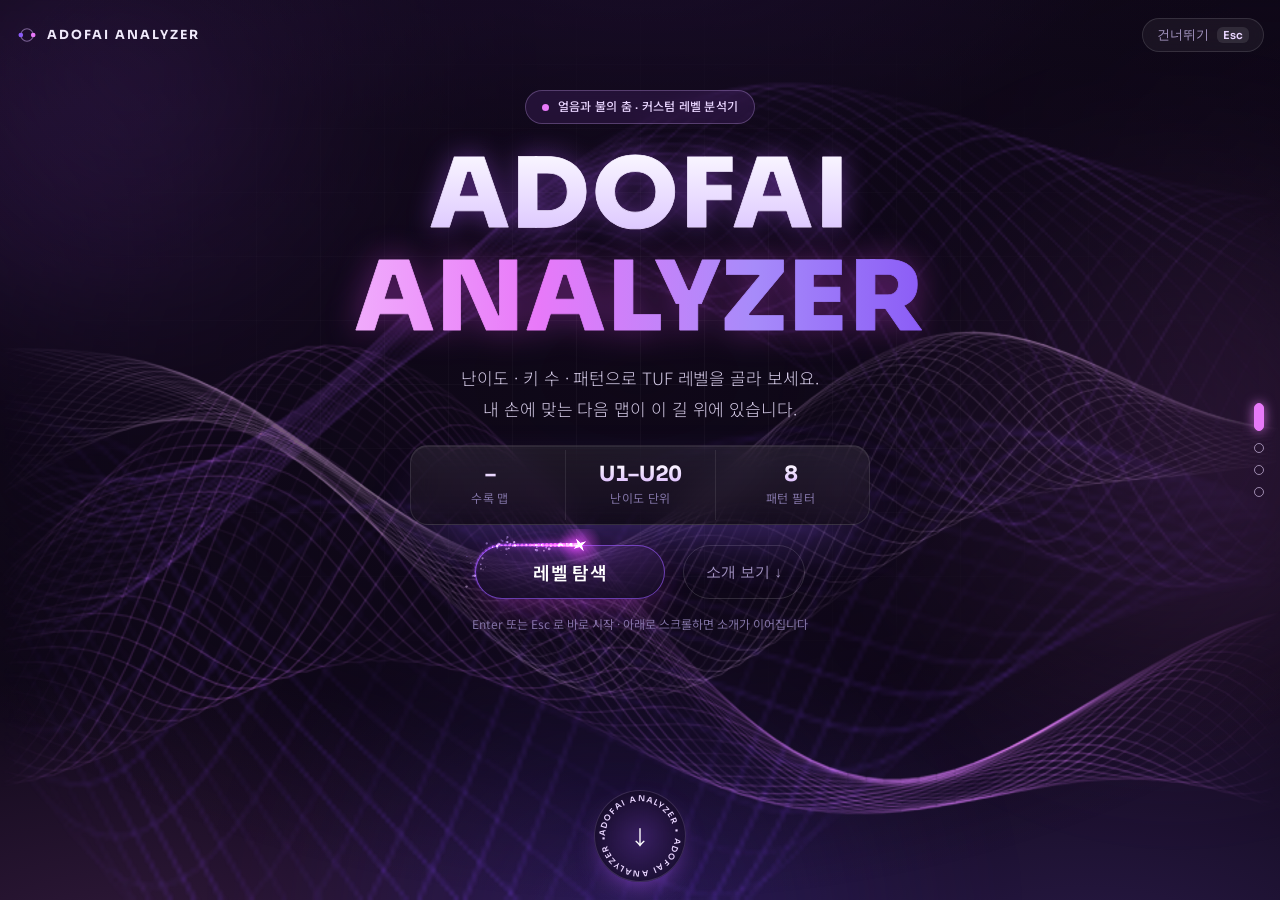
<file: index (1).html>
<!DOCTYPE html>
<html lang="ko">
<head>
  <meta charset="UTF-8" />
  <meta name="viewport" content="width=device-width, initial-scale=1" />
  <title>ADOFAI ANALYZER</title>
  <link rel="preconnect" href="https://fonts.googleapis.com" />
  <link rel="preconnect" href="https://fonts.gstatic.com" crossorigin />
  <link rel="stylesheet" href="https://fonts.googleapis.com/css2?family=Chakra+Petch:wght@500;600;700&family=Noto+Sans+KR:wght@300;400;500;700;800&family=Sora:wght@400;600;700;800&display=swap" />
  <link rel="stylesheet" href="style.css" />
</head>
<body>
  <!-- 소개(인트로) 화면: 불과 얼음 두 행성이 타일 길을 도는 배경 + 스트로크 타이틀 + 스크롤 확장 + 별빛 테두리 버튼 -->
  <section id="intro" class="intro" aria-labelledby="intro-title" tabindex="-1">
    <canvas id="intro-canvas" aria-hidden="true"></canvas>
    <div class="aurora" aria-hidden="true"><i></i><i></i><i></i></div>
    <div class="intro-shade" aria-hidden="true"></div>
    <div class="intro-scroll">
      <div class="intro-hero">
        <div class="intro-nav" aria-hidden="false">
          <span class="in-logo"><svg viewBox="0 0 32 32" aria-hidden="true"><circle cx="16" cy="16" r="9" fill="none" stroke="currentColor" stroke-width="1.5" opacity=".5"/><circle cx="25" cy="16" r="3.4" fill="#e879f9"/><circle cx="7" cy="16" r="3.4" fill="#8b5cf6"/></svg>ADOFAI ANALYZER</span>
          <button class="in-skip" type="button" data-intro-go>건너뛰기 <kbd>Esc</kbd></button>
        </div>
        <p class="intro-eyebrow"><i class="live-dot"></i>얼음과 불의 춤 · 커스텀 레벨 분석기</p>
        <h1 id="intro-title" class="intro-title" aria-label="ADOFAI ANALYZER">
          <svg class="stroke-text" viewBox="0 0 800 280" role="presentation" aria-hidden="true" focusable="false">
            <defs>
              <linearGradient id="g-fx" gradientUnits="userSpaceOnUse" x1="20" y1="0" x2="780" y2="0">
                <stop offset="0" stop-color="#f0abfc" /><stop offset=".32" stop-color="#e879f9" />
                <stop offset=".7" stop-color="#a78bfa" /><stop offset="1" stop-color="#8b5cf6" />
              </linearGradient>
              <linearGradient id="g-top" gradientUnits="userSpaceOnUse" x1="0" y1="0" x2="0" y2="130">
                <stop offset="0" stop-color="#ffffff" /><stop offset="1" stop-color="#dcc6ff" />
              </linearGradient>
            </defs>
            <text class="st st-a" x="400" y="118" text-anchor="middle" textLength="560" lengthAdjust="spacingAndGlyphs">ADOFAI</text>
            <text class="st st-b" x="400" y="256" text-anchor="middle" textLength="760" lengthAdjust="spacingAndGlyphs">ANALYZER</text>
          </svg>
        </h1>
        <p class="intro-lead">난이도 · 키 수 · 패턴으로 TUF 레벨을 골라 보세요.<br />내 손에 맞는 다음 맵이 이 길 위에 있습니다.</p>
        <ul class="intro-stats">
          <li><b id="intro-count">–</b><span>수록 맵</span></li>
          <li><b>U1–U20</b><span>난이도 단위</span></li>
          <li><b id="intro-patterns">8</b><span>패턴 필터</span></li>
        </ul>
        <div class="intro-cta">
          <button class="star-btn" id="intro-start" data-intro-go type="button"><span class="star-label">레벨 탐색</span><canvas class="star-canvas" aria-hidden="true"></canvas></button>
          <button class="ghost-cta" id="intro-more" type="button">소개 보기 <span aria-hidden="true">↓</span></button>
        </div>
        <div class="intro-chips" aria-hidden="true"><span>질주</span><span>복합</span><span>체력</span><span>개박</span><span>동타</span><span>마법진</span><span>기믹</span><span>판정제한</span></div>
        <p class="intro-hint">Enter 또는 Esc 로 바로 시작 · 아래로 스크롤하면 소개가 이어집니다</p>
        <button class="intro-cue ring" id="intro-ring" type="button" aria-label="아래로 스크롤해서 소개 보기">
          <svg viewBox="0 0 120 120" aria-hidden="true" focusable="false">
            <defs><path id="ring-path" d="M60,60 m-45,0 a45,45 0 1,1 90,0 a45,45 0 1,1 -90,0" /></defs>
            <g class="ring-spin"><text><textPath href="#ring-path" textLength="282" lengthAdjust="spacing">ADOFAI ANALYZER • ADOFAI ANALYZER • </textPath></text></g>
          </svg>
          <span class="ring-arrow" aria-hidden="true">↓</span>
        </button>
      </div>

      <!-- 컷 2: 스크롤 속도에 반응하는 흐르는 글자 (Scroll Velocity) -->
      <section class="cut cut-vel" id="cut-vel" aria-label="ADOFAI ANALYZER, 쉬워진 태그, 쉬워진 필터링, 쉬워진 UI, 쉬워진 탐색">
        <p class="cut-tag"><b>02</b> FLOW</p>
        <div class="vel-wrap" id="vel-wrap" aria-hidden="true">
          <div class="vel-row r-line" data-dir="-1" data-base="70"><div class="vel-track"><span class="vel-unit">ADOFAI ANALYZER <i>◆</i> </span></div></div>
          <div class="vel-row r-fill" data-dir="1" data-base="90"><div class="vel-track"><span class="vel-unit">쉬워진 태그 <i>·</i> 쉬워진 필터링 <i>·</i> 쉬워진 UI <i>·</i> 쉬워진 탐색 <i>·</i> </span></div></div>
          <div class="vel-row r-small" data-dir="-1" data-base="55"><div class="vel-track"><span class="vel-unit">PGU <i>/</i> LEGACY <i>/</i> U1–U20 <i>/</i> KEYS <i>/</i> PATTERNS <i>/</i> TUF <i>/</i> </span></div></div>
        </div>
        <p class="cut-note">스크롤을 빠르게 내리면 글자도 빨라집니다</p>
      </section>

      <!-- 컷 3: 기능 소개 -->
      <section class="cut cut-feat" id="cut-feat" aria-labelledby="feat-title">
        <p class="cut-tag"><b>03</b> FEATURES</p>
        <h2 class="cut-title" id="feat-title">세 가지 기준으로, 한 번에</h2>
        <div class="feat-grid">
          <article class="feat" style="--i:0"><span class="feat-no">01</span><span class="feat-big">U1–U20</span><h3>난이도</h3><p>PGU 단위와 레거시 환산을 오가며 원하는 범위를 슬라이더로 고릅니다.</p></article>
          <article class="feat" style="--i:1"><span class="feat-no">02</span><span class="feat-big">1–16+</span><h3>키 수</h3><p>일반과 제한을 나눠서, 내 손에 맞는 키 개수의 맵만 보여 줍니다.</p></article>
          <article class="feat" style="--i:2"><span class="feat-no">03</span><span class="feat-big">AND · OR</span><h3>패턴</h3><p>하나라도 포함하거나 모두 포함하는 방식으로 패턴을 조합합니다.</p></article>
        </div>
      </section>

      <div class="intro-expand" id="intro-expand">
        <div class="expand-sticky">
          <div class="expand-frame" id="expand-frame">
            <div class="expand-bg" aria-hidden="true">
              <canvas class="shard-canvas" id="shard-canvas"></canvas>
              <svg class="expand-orbit" viewBox="-200 -200 400 400" focusable="false">
                <circle r="150" fill="none" stroke="rgba(213,155,255,.28)" stroke-width="1.2" />
                <circle r="92" fill="none" stroke="rgba(213,155,255,.16)" stroke-width="1" stroke-dasharray="3 9" />
                
              </svg>
            </div>
            <div class="expand-label" id="expand-label">SCROLL</div>
            <div class="expand-copy">
              <p class="ex ex-1" id="ex-1">기존 포럼의 경계를 깨다</p>
              <p class="ex ex-2" id="ex-2">더 세밀해지고 쉬워진 <span>TUF</span>사용</p>
              <div class="rot ex" id="rot" role="text" aria-label="쉬워진 태그, 쉬워진 필터링, 쉬워진 UI, 쉬워진 탐색"><span class="rot-pill" id="rot-pill"><span class="rot-item on">쉬워진 태그</span></span></div>
              <button class="star-btn ex-cta" id="ex-cta" data-intro-go type="button"><span class="star-label">레벨 탐색</span><canvas class="star-canvas" aria-hidden="true"></canvas></button>
            </div>
          </div>
        </div>
      </div>
    </div>
    <nav class="cuts-nav" id="cuts-nav" aria-label="소개 장면 이동"></nav>
  </section>

  <header class="topbar">
    <div class="brand" id="brand" role="button" tabindex="0" title="소개 화면 보기">
      <svg class="logo" viewBox="0 0 32 32" aria-hidden="true">
        <circle cx="16" cy="16" r="9" fill="none" stroke="currentColor" stroke-width="1.5" opacity=".5"/>
        <circle cx="16" cy="16" r="2" fill="currentColor"/>
        <circle cx="25" cy="16" r="3.4" fill="#d59bff"/>
        <circle cx="7" cy="16" r="3.4" fill="#7a4cc0"/>
      </svg>
      <span class="word">ADOFAI <em>ANALYZER</em></span>
    </div>
    <nav class="nav">
      <button class="btn" id="btn-recommend">맵 추천</button>
      <button class="btn" id="btn-saved">저장한 맵</button>
      <a class="btn ghost" id="link-tuf" target="_blank" rel="noopener">tuforums.com</a>
      <a class="btn ghost" id="link-levels" target="_blank" rel="noopener">ADOFAI 레벨 포럼</a>
    </nav>
    <div class="auth">
      <span id="user-label" class="user-label hidden"></span>
      <button class="btn" id="btn-login">로그인</button>
      <button class="btn primary" id="btn-signup">회원가입</button>
      <button class="btn ghost hidden" id="btn-logout">로그아웃</button>
      <button class="btn ghost" id="btn-close">닫기</button>
    </div>
  </header>

  <main class="layout">
    <!-- 필터 패널 -->
    <aside class="panel" id="filters">
      <h2>레벨 추천기</h2>

      <section class="group">
        <h3>난이도 단위</h3>
        <div class="segmented" id="unit-select">
          <button class="seg active" data-unit="PGU">PGU</button>
          <button class="seg" data-unit="LEGACY">레거시 (1 ~ 21.3+)</button>
        </div>
      </section>

      <section class="group">
        <h3>난이도 범위 <span class="range-label" id="range-label"></span></h3>
        <div class="dual-range">
          <div class="track"><div class="fill" id="range-fill"></div></div>
          <input type="range" id="range-min" min="0" max="59" value="0" />
          <input type="range" id="range-max" min="0" max="59" value="59" />
        </div>
      </section>

      <section class="group">
        <h3>선호 키 개수 <span class="range-label" id="keys-label">제한 없음</span></h3>
        <div class="segmented" id="keymode">
          <button class="seg" type="button" data-kmode="normal">일반</button>
          <button class="seg" type="button" data-kmode="limit">제한</button>
        </div>
        <p class="hint">제한: 정해진 키 수까지만 쓰도록 만든 맵. 둘 다 안 고르면 전체입니다.</p>
        <div class="dots" id="key-dots"></div>
        <button class="link-btn" id="keys-reset">초기화</button>
      </section>

      <section class="group">
        <h3>패턴</h3>
        <div class="chips" id="pattern-chips"></div>
        <div class="row">
          <label class="check"><input type="radio" name="pmode" value="or" checked /> 하나라도 포함</label>
          <label class="check"><input type="radio" name="pmode" value="and" /> 모두 포함</label>
        </div>
        <label class="check"><input type="checkbox" id="ref-only" /> 포럼 기준 맵만 보기</label>
      </section>

      <button class="btn block" id="filters-reset">필터 초기화</button>
    </aside>

    <!-- 결과 목록 -->
    <section class="results">
      <div class="ladder-wrap">
        <div class="ladder-head"><h3>난이도 사다리</h3><span>누르면 그 난이도만 · 한 번 더 누르면 해제</span></div>
        <div class="ladder" id="tier-ladder" role="group" aria-label="난이도 사다리"></div>
      </div>
      <div class="results-head">
        <h2 id="results-title">추천 레벨 목록</h2>
        <span id="results-count" class="count"></span>
      </div>
      <div id="level-list" class="level-list"></div>
    </section>
  </main>

  <!-- 상세 모달 -->
  <div class="modal hidden" id="modal-detail">
    <div class="modal-card wide">
      <button class="modal-x" data-close>✕</button>
      <div id="detail-body"></div>
    </div>
  </div>

  <!-- 로그인 모달 -->
  <div class="modal hidden" id="modal-login">
    <form class="modal-card" id="form-login" autocomplete="off">
      <button type="button" class="modal-x" data-close>✕</button>
      <h2>로그인</h2>
      <label>ID<input id="login-id" type="text" required /></label>
      <label>비밀번호<input id="login-pw" type="password" maxlength="14" required /></label>
      <p class="msg" id="login-msg"></p>
      <button class="btn primary block" type="submit">로그인</button>
    </form>
  </div>

  <!-- 회원가입 모달 -->
  <div class="modal hidden" id="modal-signup">
    <form class="modal-card" id="form-signup" autocomplete="off">
      <button type="button" class="modal-x" data-close>✕</button>
      <h2>회원가입</h2>
      <label>ID <small>영문·숫자·특수문자, 8~32자리</small>
        <input id="su-id" type="text" maxlength="32" required />
      </label>
      <p class="msg" id="su-id-msg"></p>
      <label>비밀번호 <small>영문·숫자·특수기호 필수, 7~14자리</small>
        <input id="su-pw" type="password" maxlength="14" required />
      </label>
      <p class="msg" id="su-pw-msg"></p>
      <label>닉네임 <small>자유 입력</small>
        <input id="su-nick" type="text" required maxlength="30" />
      </label>
      <p class="msg" id="su-nick-msg"></p>
      <button class="btn primary block" type="submit">가입하기</button>
    </form>
  </div>

  <script src="app.js"></script>
  <script src="fx.js"></script>
</body>
</html>
</file>
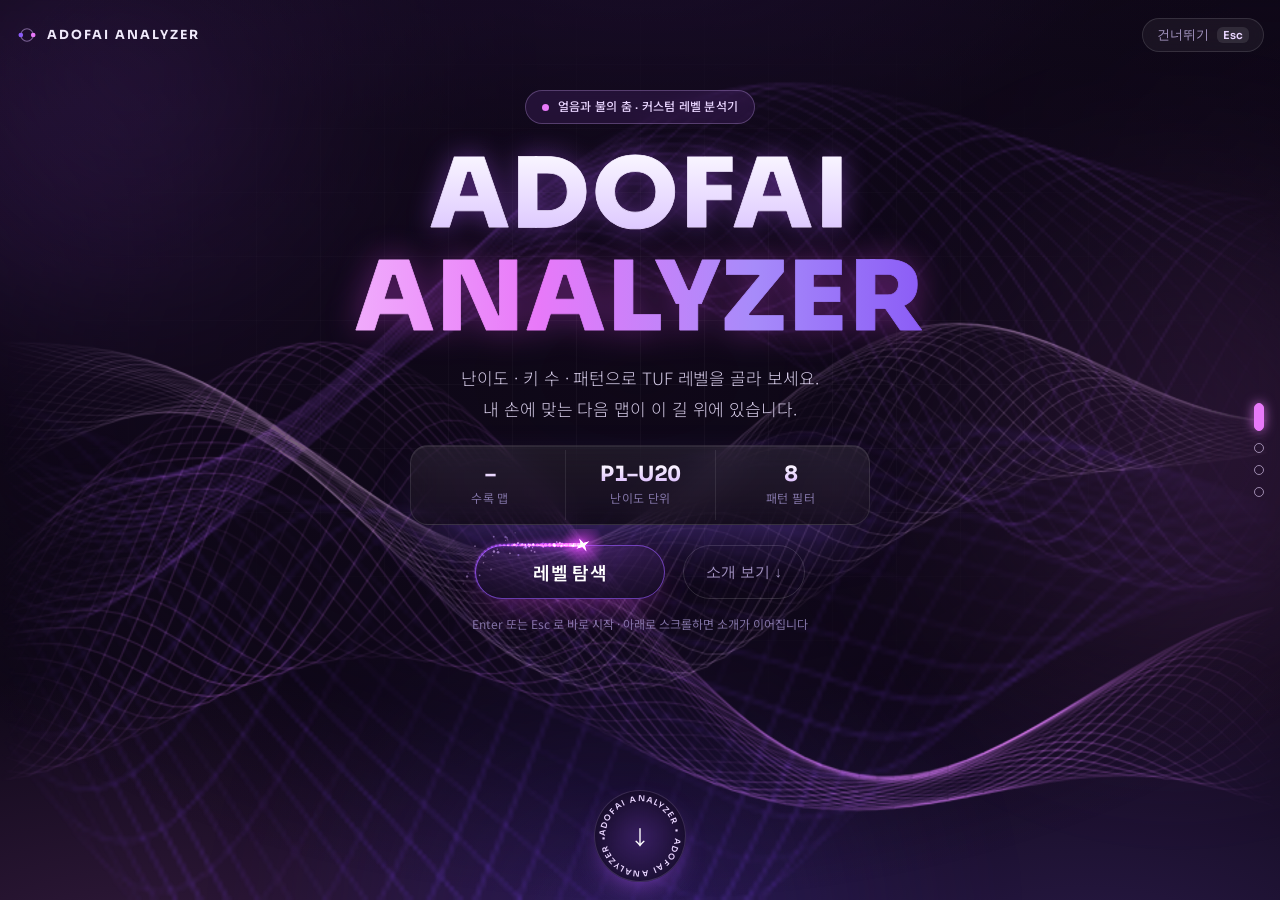
<file: index (2).html>
<!DOCTYPE html>
<html lang="ko">
<head>
  <meta charset="UTF-8" />
  <meta name="viewport" content="width=device-width, initial-scale=1" />
  <title>ADOFAI ANALYZER</title>
  <link rel="preconnect" href="https://fonts.googleapis.com" />
  <link rel="preconnect" href="https://fonts.gstatic.com" crossorigin />
  <link rel="stylesheet" href="https://fonts.googleapis.com/css2?family=Chakra+Petch:wght@500;600;700&family=Noto+Sans+KR:wght@300;400;500;700;800&family=Sora:wght@400;600;700;800&display=swap" />
  <link rel="stylesheet" href="style.css" />
</head>
<body>
  <!-- 소개(인트로) 화면: 불과 얼음 두 행성이 타일 길을 도는 배경 + 스트로크 타이틀 + 스크롤 확장 + 별빛 테두리 버튼 -->
  <section id="intro" class="intro" aria-labelledby="intro-title" tabindex="-1">
    <canvas id="intro-canvas" aria-hidden="true"></canvas>
    <div class="aurora" aria-hidden="true"><i></i><i></i><i></i></div>
    <div class="intro-shade" aria-hidden="true"></div>
    <div class="intro-scroll">
      <div class="intro-hero">
        <div class="intro-nav" aria-hidden="false">
          <span class="in-logo"><svg viewBox="0 0 32 32" aria-hidden="true"><circle cx="16" cy="16" r="9" fill="none" stroke="currentColor" stroke-width="1.5" opacity=".5"/><circle cx="25" cy="16" r="3.4" fill="#e879f9"/><circle cx="7" cy="16" r="3.4" fill="#8b5cf6"/></svg>ADOFAI ANALYZER</span>
          <button class="in-skip" type="button" data-intro-go>건너뛰기 <kbd>Esc</kbd></button>
        </div>
        <p class="intro-eyebrow"><i class="live-dot"></i>얼음과 불의 춤 · 커스텀 레벨 분석기</p>
        <h1 id="intro-title" class="intro-title" aria-label="ADOFAI ANALYZER">
          <svg class="stroke-text" viewBox="0 0 800 280" role="presentation" aria-hidden="true" focusable="false">
            <defs>
              <linearGradient id="g-fx" gradientUnits="userSpaceOnUse" x1="20" y1="0" x2="780" y2="0">
                <stop offset="0" stop-color="#f0abfc" /><stop offset=".32" stop-color="#e879f9" />
                <stop offset=".7" stop-color="#a78bfa" /><stop offset="1" stop-color="#8b5cf6" />
              </linearGradient>
              <linearGradient id="g-top" gradientUnits="userSpaceOnUse" x1="0" y1="0" x2="0" y2="130">
                <stop offset="0" stop-color="#ffffff" /><stop offset="1" stop-color="#dcc6ff" />
              </linearGradient>
            </defs>
            <text class="st st-a" x="400" y="118" text-anchor="middle" textLength="560" lengthAdjust="spacingAndGlyphs">ADOFAI</text>
            <text class="st st-b" x="400" y="256" text-anchor="middle" textLength="760" lengthAdjust="spacingAndGlyphs">ANALYZER</text>
          </svg>
        </h1>
        <p class="intro-lead">난이도 · 키 수 · 패턴으로 TUF 레벨을 골라 보세요.<br />내 손에 맞는 다음 맵이 이 길 위에 있습니다.</p>
        <ul class="intro-stats">
          <li><b id="intro-count">–</b><span>수록 맵</span></li>
          <li><b>P1–U20</b><span>난이도 단위</span></li>
          <li><b id="intro-patterns">8</b><span>패턴 필터</span></li>
        </ul>
        <div class="intro-cta">
          <button class="star-btn" id="intro-start" data-intro-go type="button"><span class="star-label">레벨 탐색</span><canvas class="star-canvas" aria-hidden="true"></canvas></button>
          <button class="ghost-cta" id="intro-more" type="button">소개 보기 <span aria-hidden="true">↓</span></button>
        </div>
        <div class="intro-chips" aria-hidden="true"><span>질주</span><span>복합</span><span>체력</span><span>개박</span><span>동타</span><span>마법진</span><span>기믹</span><span>판정제한</span></div>
        <p class="intro-hint">Enter 또는 Esc 로 바로 시작 · 아래로 스크롤하면 소개가 이어집니다</p>
        <button class="intro-cue ring" id="intro-ring" type="button" aria-label="아래로 스크롤해서 소개 보기">
          <svg viewBox="0 0 120 120" aria-hidden="true" focusable="false">
            <defs><path id="ring-path" d="M60,60 m-45,0 a45,45 0 1,1 90,0 a45,45 0 1,1 -90,0" /></defs>
            <g class="ring-spin"><text><textPath href="#ring-path" textLength="282" lengthAdjust="spacing">ADOFAI ANALYZER • ADOFAI ANALYZER • </textPath></text></g>
          </svg>
          <span class="ring-arrow" aria-hidden="true">↓</span>
        </button>
      </div>

      <!-- 컷 2: 스크롤 속도에 반응하는 흐르는 글자 (Scroll Velocity) -->
      <section class="cut cut-vel" id="cut-vel" aria-label="ADOFAI ANALYZER, 쉬워진 태그, 쉬워진 필터링, 쉬워진 UI, 쉬워진 탐색">
        <p class="cut-tag"><b>02</b> FLOW</p>
        <div class="vel-wrap" id="vel-wrap" aria-hidden="true">
          <div class="vel-row r-line" data-dir="-1" data-base="70"><div class="vel-track"><span class="vel-unit">ADOFAI ANALYZER <i>◆</i> </span></div></div>
          <div class="vel-row r-fill" data-dir="1" data-base="90"><div class="vel-track"><span class="vel-unit">쉬워진 태그 <i>·</i> 쉬워진 필터링 <i>·</i> 쉬워진 UI <i>·</i> 쉬워진 탐색 <i>·</i> </span></div></div>
          <div class="vel-row r-small" data-dir="-1" data-base="55"><div class="vel-track"><span class="vel-unit">PGU <i>/</i> LEGACY <i>/</i> P1–U20 <i>/</i> KEYS <i>/</i> PATTERNS <i>/</i> TUF <i>/</i> </span></div></div>
        </div>
        <p class="cut-note">스크롤을 빠르게 내리면 글자도 빨라집니다</p>
      </section>

      <!-- 컷 3: 기능 소개 -->
      <section class="cut cut-feat" id="cut-feat" aria-labelledby="feat-title">
        <p class="cut-tag"><b>03</b> FEATURES</p>
        <h2 class="cut-title" id="feat-title">세 가지 기준으로, 한 번에</h2>
        <div class="feat-grid">
          <article class="feat" style="--i:0"><span class="feat-no">01</span><span class="feat-big">P1–U20</span><h3>난이도</h3><p>PGU 단위와 레거시 환산을 오가며 원하는 범위를 슬라이더로 고릅니다.</p></article>
          <article class="feat" style="--i:1"><span class="feat-no">02</span><span class="feat-big">1–16+</span><h3>키 수</h3><p>일반과 제한을 나눠서, 내 손에 맞는 키 개수의 맵만 보여 줍니다.</p></article>
          <article class="feat" style="--i:2"><span class="feat-no">03</span><span class="feat-big">AND · OR</span><h3>패턴</h3><p>하나라도 포함하거나 모두 포함하는 방식으로 패턴을 조합합니다.</p></article>
        </div>
      </section>

      <div class="intro-expand" id="intro-expand">
        <div class="expand-sticky">
          <div class="expand-frame" id="expand-frame">
            <div class="expand-bg" aria-hidden="true">
              <canvas class="shard-canvas" id="shard-canvas"></canvas>
              <svg class="expand-orbit" viewBox="-200 -200 400 400" focusable="false">
                <circle r="150" fill="none" stroke="rgba(213,155,255,.28)" stroke-width="1.2" />
                <circle r="92" fill="none" stroke="rgba(213,155,255,.16)" stroke-width="1" stroke-dasharray="3 9" />
                
              </svg>
            </div>
            <div class="expand-label" id="expand-label">SCROLL</div>
            <div class="expand-copy">
              <p class="ex ex-1" id="ex-1">기존 포럼의 경계를 깨다</p>
              <p class="ex ex-2" id="ex-2">더 세밀해지고 쉬워진 <span>TUF</span>사용</p>
              <div class="rot ex" id="rot" role="text" aria-label="쉬워진 태그, 쉬워진 필터링, 쉬워진 UI, 쉬워진 탐색"><span class="rot-pill" id="rot-pill"><span class="rot-item on">쉬워진 태그</span></span></div>
              <button class="star-btn ex-cta" id="ex-cta" data-intro-go type="button"><span class="star-label">레벨 탐색</span><canvas class="star-canvas" aria-hidden="true"></canvas></button>
            </div>
          </div>
        </div>
      </div>
    </div>
    <nav class="cuts-nav" id="cuts-nav" aria-label="소개 장면 이동"></nav>
  </section>

  <header class="topbar">
    <div class="brand" id="brand" role="button" tabindex="0" title="소개 화면 보기">
      <svg class="logo" viewBox="0 0 32 32" aria-hidden="true">
        <circle cx="16" cy="16" r="9" fill="none" stroke="currentColor" stroke-width="1.5" opacity=".5"/>
        <circle cx="16" cy="16" r="2" fill="currentColor"/>
        <circle cx="25" cy="16" r="3.4" fill="#d59bff"/>
        <circle cx="7" cy="16" r="3.4" fill="#7a4cc0"/>
      </svg>
      <span class="word">ADOFAI <em>ANALYZER</em></span>
    </div>
    <nav class="nav">
      <button class="btn" id="btn-recommend">맵 추천</button>
      <button class="btn" id="btn-saved">저장한 맵</button>
      <a class="btn ghost" id="link-tuf" target="_blank" rel="noopener">tuforums.com</a>
      <a class="btn ghost" id="link-levels" target="_blank" rel="noopener">ADOFAI 레벨 포럼</a>
    </nav>
    <div class="auth">
      <span id="user-label" class="user-label hidden"></span>
      <button class="btn" id="btn-login">로그인</button>
      <button class="btn primary" id="btn-signup">회원가입</button>
      <button class="btn ghost hidden" id="btn-logout">로그아웃</button>
      <button class="btn ghost" id="btn-close">닫기</button>
    </div>
  </header>

  <main class="layout">
    <!-- 필터 패널 -->
    <aside class="panel" id="filters">
      <h2>레벨 추천기</h2>

      <section class="group">
        <h3>난이도 단위</h3>
        <div class="segmented" id="unit-select">
          <button class="seg active" data-unit="PGU">PGU</button>
          <button class="seg" data-unit="LEGACY">레거시 (1 ~ 21.3+)</button>
        </div>
      </section>

      <section class="group">
        <h3>난이도 범위 <span class="range-label" id="range-label"></span></h3>
        <div class="dual-range">
          <div class="track"><div class="fill" id="range-fill"></div></div>
          <input type="range" id="range-min" min="0" max="59" value="0" />
          <input type="range" id="range-max" min="0" max="59" value="59" />
        </div>
      </section>

      <section class="group">
        <h3>선호 키 개수 <span class="range-label" id="keys-label">제한 없음</span></h3>
        <div class="segmented" id="keymode">
          <button class="seg" type="button" data-kmode="normal">일반</button>
          <button class="seg" type="button" data-kmode="limit">제한</button>
        </div>
        <p class="hint">제한: 정해진 키 수까지만 쓰도록 만든 맵. 둘 다 안 고르면 전체입니다.</p>
        <div class="dots" id="key-dots"></div>
        <button class="link-btn" id="keys-reset">초기화</button>
      </section>

      <section class="group">
        <h3>패턴</h3>
        <div class="chips" id="pattern-chips"></div>
        <div class="row">
          <label class="check"><input type="radio" name="pmode" value="or" checked /> 하나라도 포함</label>
          <label class="check"><input type="radio" name="pmode" value="and" /> 모두 포함</label>
        </div>
        <label class="check"><input type="checkbox" id="ref-only" /> 포럼 기준 맵만 보기</label>
      </section>

      <button class="btn block" id="filters-reset">필터 초기화</button>
    </aside>

    <!-- 결과 목록 -->
    <section class="results">
      <div class="ladder-wrap">
        <div class="ladder-head"><h3>난이도 사다리</h3><span>누르면 그 난이도만 · 한 번 더 누르면 해제</span></div>
        <div class="ladder" id="tier-ladder" role="group" aria-label="난이도 사다리"></div>
      </div>
      <div class="results-head">
        <h2 id="results-title">추천 레벨 목록</h2>
        <span id="results-count" class="count"></span>
      </div>
      <div id="level-list" class="level-list"></div>
    </section>
  </main>

  <!-- 상세 모달 -->
  <div class="modal hidden" id="modal-detail">
    <div class="modal-card wide">
      <button class="modal-x" data-close>✕</button>
      <div id="detail-body"></div>
    </div>
  </div>

  <!-- 로그인 모달 -->
  <div class="modal hidden" id="modal-login">
    <form class="modal-card" id="form-login" autocomplete="off">
      <button type="button" class="modal-x" data-close>✕</button>
      <h2>로그인</h2>
      <label>ID<input id="login-id" type="text" required /></label>
      <label>비밀번호<input id="login-pw" type="password" maxlength="14" required /></label>
      <p class="msg" id="login-msg"></p>
      <button class="btn primary block" type="submit">로그인</button>
    </form>
  </div>

  <!-- 회원가입 모달 -->
  <div class="modal hidden" id="modal-signup">
    <form class="modal-card" id="form-signup" autocomplete="off">
      <button type="button" class="modal-x" data-close>✕</button>
      <h2>회원가입</h2>
      <label>ID <small>영문·숫자·특수문자, 8~32자리</small>
        <input id="su-id" type="text" maxlength="32" required />
      </label>
      <p class="msg" id="su-id-msg"></p>
      <label>비밀번호 <small>영문·숫자·특수기호 필수, 7~14자리</small>
        <input id="su-pw" type="password" maxlength="14" required />
      </label>
      <p class="msg" id="su-pw-msg"></p>
      <label>닉네임 <small>자유 입력</small>
        <input id="su-nick" type="text" required maxlength="30" />
      </label>
      <p class="msg" id="su-nick-msg"></p>
      <button class="btn primary block" type="submit">가입하기</button>
    </form>
  </div>

  <script src="app.js"></script>
  <script src="fx.js"></script>
</body>
</html>
</file>
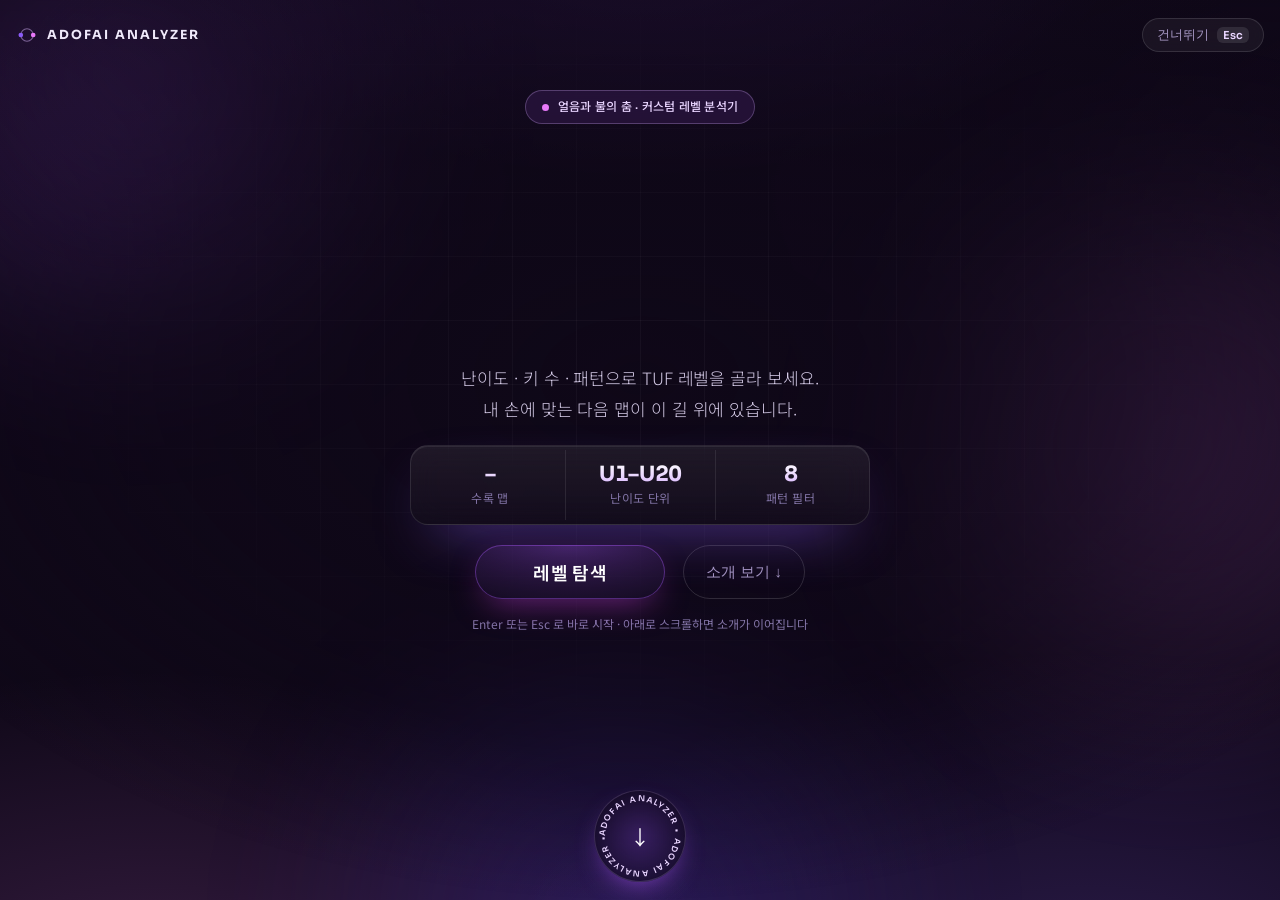
<file: index (3).html>
<!DOCTYPE html>
<html lang="ko">
<head>
  <meta charset="UTF-8" />
  <meta name="viewport" content="width=device-width, initial-scale=1" />
  <title>ADOFAI ANALYZER</title>
  <link rel="preconnect" href="https://fonts.googleapis.com" />
  <link rel="preconnect" href="https://fonts.gstatic.com" crossorigin />
  <link rel="stylesheet" href="https://fonts.googleapis.com/css2?family=Chakra+Petch:wght@500;600;700&family=Noto+Sans+KR:wght@300;400;500;700;800&family=Sora:wght@400;600;700;800&display=swap" />
  <link rel="stylesheet" href="style.css" />
</head>
<body>
  <!-- 소개(인트로) 화면: 불과 얼음 두 행성이 타일 길을 도는 배경 + 스트로크 타이틀 + 스크롤 확장 + 별빛 테두리 버튼 -->
  <section id="intro" class="intro" aria-labelledby="intro-title" tabindex="-1">
    <canvas id="intro-canvas" aria-hidden="true"></canvas>
    <div class="aurora" aria-hidden="true"><i></i><i></i><i></i></div>
    <div class="intro-shade" aria-hidden="true"></div>
    <div class="intro-scroll">
      <div class="intro-hero">
        <div class="intro-nav" aria-hidden="false">
          <span class="in-logo"><svg viewBox="0 0 32 32" aria-hidden="true"><circle cx="16" cy="16" r="9" fill="none" stroke="currentColor" stroke-width="1.5" opacity=".5"/><circle cx="25" cy="16" r="3.4" fill="#e879f9"/><circle cx="7" cy="16" r="3.4" fill="#8b5cf6"/></svg>ADOFAI ANALYZER</span>
          <button class="in-skip" type="button" data-intro-go>건너뛰기 <kbd>Esc</kbd></button>
        </div>
        <p class="intro-eyebrow"><i class="live-dot"></i>얼음과 불의 춤 · 커스텀 레벨 분석기</p>
        <h1 id="intro-title" class="intro-title" aria-label="ADOFAI ANALYZER">
          <svg class="stroke-text" viewBox="0 0 800 280" role="presentation" aria-hidden="true" focusable="false">
            <defs>
              <linearGradient id="g-fx" gradientUnits="userSpaceOnUse" x1="20" y1="0" x2="780" y2="0">
                <stop offset="0" stop-color="#f0abfc" /><stop offset=".32" stop-color="#e879f9" />
                <stop offset=".7" stop-color="#a78bfa" /><stop offset="1" stop-color="#8b5cf6" />
              </linearGradient>
              <linearGradient id="g-top" gradientUnits="userSpaceOnUse" x1="0" y1="0" x2="0" y2="130">
                <stop offset="0" stop-color="#ffffff" /><stop offset="1" stop-color="#dcc6ff" />
              </linearGradient>
            </defs>
            <text class="st st-a" x="400" y="118" text-anchor="middle" textLength="560" lengthAdjust="spacingAndGlyphs">ADOFAI</text>
            <text class="st st-b" x="400" y="256" text-anchor="middle" textLength="760" lengthAdjust="spacingAndGlyphs">ANALYZER</text>
          </svg>
        </h1>
        <p class="intro-lead">난이도 · 키 수 · 패턴으로 TUF 레벨을 골라 보세요.<br />내 손에 맞는 다음 맵이 이 길 위에 있습니다.</p>
        <ul class="intro-stats">
          <li><b id="intro-count">–</b><span>수록 맵</span></li>
          <li><b>U1–U20</b><span>난이도 단위</span></li>
          <li><b id="intro-patterns">8</b><span>패턴 필터</span></li>
        </ul>
        <div class="intro-cta">
          <button class="star-btn" id="intro-start" data-intro-go type="button"><span class="star-label">레벨 탐색</span><canvas class="star-canvas" aria-hidden="true"></canvas></button>
          <button class="ghost-cta" id="intro-more" type="button">소개 보기 <span aria-hidden="true">↓</span></button>
        </div>
        <div class="intro-chips" aria-hidden="true"><span>질주</span><span>복합</span><span>체력</span><span>개박</span><span>동타</span><span>마법진</span><span>기믹</span><span>판정제한</span></div>
        <p class="intro-hint">Enter 또는 Esc 로 바로 시작 · 아래로 스크롤하면 소개가 이어집니다</p>
        <button class="intro-cue ring" id="intro-ring" type="button" aria-label="아래로 스크롤해서 소개 보기">
          <svg viewBox="0 0 120 120" aria-hidden="true" focusable="false">
            <defs><path id="ring-path" d="M60,60 m-45,0 a45,45 0 1,1 90,0 a45,45 0 1,1 -90,0" /></defs>
            <g class="ring-spin"><text><textPath href="#ring-path" textLength="282" lengthAdjust="spacing">ADOFAI ANALYZER • ADOFAI ANALYZER • </textPath></text></g>
          </svg>
          <span class="ring-arrow" aria-hidden="true">↓</span>
        </button>
      </div>

      <div class="intro-expand" id="intro-expand">
        <div class="expand-sticky">
          <div class="expand-frame" id="expand-frame">
            <div class="expand-bg" aria-hidden="true">
              <canvas class="shard-canvas" id="shard-canvas"></canvas>
              <svg class="expand-orbit" viewBox="-200 -200 400 400" focusable="false">
                <circle r="150" fill="none" stroke="rgba(213,155,255,.28)" stroke-width="1.2" />
                <circle r="92" fill="none" stroke="rgba(213,155,255,.16)" stroke-width="1" stroke-dasharray="3 9" />
                
              </svg>
            </div>
            <div class="expand-label" id="expand-label">SCROLL</div>
            <div class="expand-copy">
              <p class="ex ex-1" id="ex-1">기존 포럼의 경계를 깨다</p>
              <p class="ex ex-2" id="ex-2">더 세밀해지고 쉬워진 <span>TUF</span>사용</p>
              <div class="rot ex" id="rot" role="text" aria-label="쉬워진 태그, 쉬워진 필터링, 쉬워진 UI, 쉬워진 탐색"><span class="rot-pill" id="rot-pill"><span class="rot-item on">쉬워진 태그</span></span></div>
              <button class="star-btn ex-cta" id="ex-cta" data-intro-go type="button"><span class="star-label">레벨 탐색</span><canvas class="star-canvas" aria-hidden="true"></canvas></button>
            </div>
          </div>
        </div>
      </div>
    </div>
  </section>

  <header class="topbar">
    <div class="brand" id="brand" role="button" tabindex="0" title="소개 화면 보기">
      <svg class="logo" viewBox="0 0 32 32" aria-hidden="true">
        <circle cx="16" cy="16" r="9" fill="none" stroke="currentColor" stroke-width="1.5" opacity=".5"/>
        <circle cx="16" cy="16" r="2" fill="currentColor"/>
        <circle cx="25" cy="16" r="3.4" fill="#d59bff"/>
        <circle cx="7" cy="16" r="3.4" fill="#7a4cc0"/>
      </svg>
      <span class="word">ADOFAI <em>ANALYZER</em></span>
    </div>
    <nav class="nav">
      <button class="btn" id="btn-recommend">맵 추천</button>
      <button class="btn" id="btn-saved">저장한 맵</button>
      <a class="btn ghost" id="link-tuf" target="_blank" rel="noopener">tuforums.com</a>
      <a class="btn ghost" id="link-levels" target="_blank" rel="noopener">ADOFAI 레벨 포럼</a>
    </nav>
    <div class="auth">
      <span id="user-label" class="user-label hidden"></span>
      <button class="btn" id="btn-login">로그인</button>
      <button class="btn primary" id="btn-signup">회원가입</button>
      <button class="btn ghost hidden" id="btn-logout">로그아웃</button>
      <button class="btn ghost" id="btn-close">닫기</button>
    </div>
  </header>

  <main class="layout">
    <!-- 필터 패널 -->
    <aside class="panel" id="filters">
      <h2>레벨 추천기</h2>

      <section class="group">
        <h3>난이도 단위</h3>
        <div class="segmented" id="unit-select">
          <button class="seg active" data-unit="PGU">PGU</button>
          <button class="seg" data-unit="LEGACY">레거시 (1 ~ 21.3+)</button>
        </div>
      </section>

      <section class="group">
        <h3>난이도 범위 <span class="range-label" id="range-label"></span></h3>
        <div class="dual-range">
          <div class="track"><div class="fill" id="range-fill"></div></div>
          <input type="range" id="range-min" min="0" max="59" value="0" />
          <input type="range" id="range-max" min="0" max="59" value="59" />
        </div>
      </section>

      <section class="group">
        <h3>선호 키 개수 <span class="range-label" id="keys-label">제한 없음</span></h3>
        <div class="segmented" id="keymode">
          <button class="seg" type="button" data-kmode="normal">일반</button>
          <button class="seg" type="button" data-kmode="limit">제한</button>
        </div>
        <p class="hint">제한: 정해진 키 수까지만 쓰도록 만든 맵. 둘 다 안 고르면 전체입니다.</p>
        <div class="dots" id="key-dots"></div>
        <button class="link-btn" id="keys-reset">초기화</button>
      </section>

      <section class="group">
        <h3>패턴</h3>
        <div class="chips" id="pattern-chips"></div>
        <div class="row">
          <label class="check"><input type="radio" name="pmode" value="or" checked /> 하나라도 포함</label>
          <label class="check"><input type="radio" name="pmode" value="and" /> 모두 포함</label>
        </div>
        <label class="check"><input type="checkbox" id="ref-only" /> 포럼 기준 맵만 보기</label>
      </section>

      <button class="btn block" id="filters-reset">필터 초기화</button>
    </aside>

    <!-- 결과 목록 -->
    <section class="results">
      <div class="ladder-wrap">
        <div class="ladder-head"><h3>난이도 사다리</h3><span>누르면 그 난이도만 · 한 번 더 누르면 해제</span></div>
        <div class="ladder" id="tier-ladder" role="group" aria-label="난이도 사다리"></div>
      </div>
      <div class="results-head">
        <h2 id="results-title">추천 레벨 목록</h2>
        <span id="results-count" class="count"></span>
      </div>
      <div id="level-list" class="level-list"></div>
    </section>
  </main>

  <!-- 상세 모달 -->
  <div class="modal hidden" id="modal-detail">
    <div class="modal-card wide">
      <button class="modal-x" data-close>✕</button>
      <div id="detail-body"></div>
    </div>
  </div>

  <!-- 로그인 모달 -->
  <div class="modal hidden" id="modal-login">
    <form class="modal-card" id="form-login" autocomplete="off">
      <button type="button" class="modal-x" data-close>✕</button>
      <h2>로그인</h2>
      <label>ID<input id="login-id" type="text" required /></label>
      <label>비밀번호<input id="login-pw" type="password" maxlength="14" required /></label>
      <p class="msg" id="login-msg"></p>
      <button class="btn primary block" type="submit">로그인</button>
    </form>
  </div>

  <!-- 회원가입 모달 -->
  <div class="modal hidden" id="modal-signup">
    <form class="modal-card" id="form-signup" autocomplete="off">
      <button type="button" class="modal-x" data-close>✕</button>
      <h2>회원가입</h2>
      <label>ID <small>영문·숫자·특수문자, 8~32자리</small>
        <input id="su-id" type="text" maxlength="32" required />
      </label>
      <p class="msg" id="su-id-msg"></p>
      <label>비밀번호 <small>영문·숫자·특수기호 필수, 7~14자리</small>
        <input id="su-pw" type="password" maxlength="14" required />
      </label>
      <p class="msg" id="su-pw-msg"></p>
      <label>닉네임 <small>자유 입력</small>
        <input id="su-nick" type="text" required maxlength="30" />
      </label>
      <p class="msg" id="su-nick-msg"></p>
      <button class="btn primary block" type="submit">가입하기</button>
    </form>
  </div>

  <script src="app.js"></script>
  <script src="fx.js"></script>
</body>
</html>
</file>
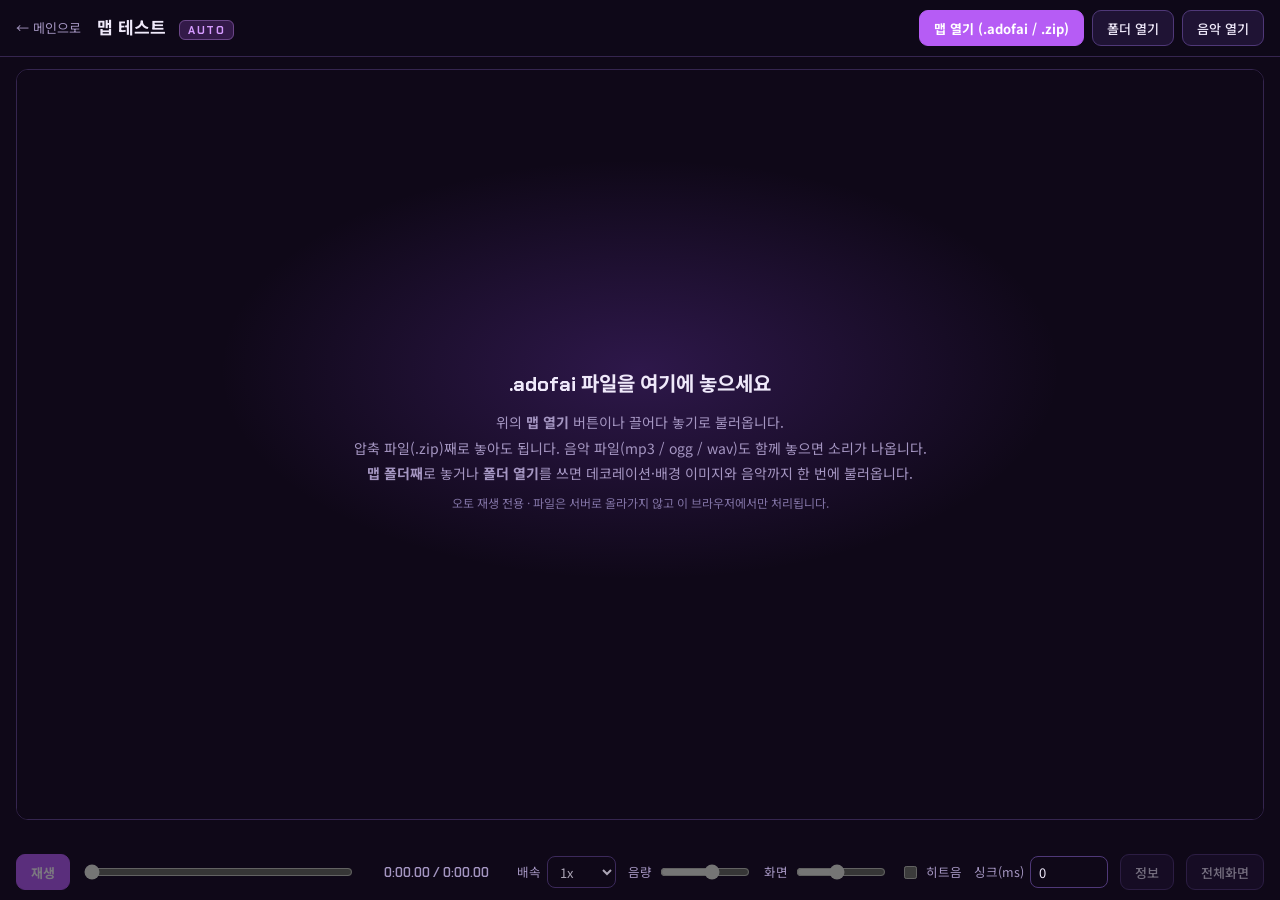
<file: player.html>
<!DOCTYPE html>
<html lang="ko">
<head>
  <meta charset="UTF-8" />
  <meta name="viewport" content="width=device-width, initial-scale=1" />
  <title>맵 테스트 · ADOFAI ANALYZER</title>
  <link rel="preconnect" href="https://fonts.googleapis.com" />
  <link rel="preconnect" href="https://fonts.gstatic.com" crossorigin />
  <link rel="stylesheet" href="https://fonts.googleapis.com/css2?family=Chakra+Petch:wght@500;600;700&family=Noto+Sans+KR:wght@300;400;500;700;800&display=swap" />
  <link rel="stylesheet" href="player.css" />
</head>
<body class="pl">
  <header class="pl-top">
    <a class="pl-back" href="index.html">← 메인으로</a>
    <h1>맵 테스트 <em>AUTO</em></h1>
    <div class="pl-files">
      <label class="pbtn primary">맵 열기 (.adofai / .zip)<input type="file" id="f-map" accept=".adofai,.json,.txt,.zip" hidden /></label>
      <label class="pbtn">폴더 열기<input type="file" id="f-dir" webkitdirectory multiple hidden /></label>
      <label class="pbtn">음악 열기<input type="file" id="f-audio" accept="audio/*,.mp3,.ogg,.wav,.m4a,.flac" hidden /></label>
    </div>
  </header>

  <main class="pl-main">
    <div class="stage" id="stage">
      <canvas id="cv"></canvas>
      <div class="hud"><span id="hud-title"></span></div>
      <div class="empty" id="empty">
        <div>
          <h2>.adofai 파일을 여기에 놓으세요</h2>
          <p>위의 <b>맵 열기</b> 버튼이나 끌어다 놓기로 불러옵니다.<br />압축 파일(.zip)째로 놓아도 됩니다. 음악 파일(mp3 / ogg / wav)도 함께 놓으면 소리가 나옵니다.<br /><b>맵 폴더째</b>로 놓거나 <b>폴더 열기</b>를 쓰면 데코레이션·배경 이미지와 음악까지 한 번에 불러옵니다.</p>
          <p class="small">오토 재생 전용 · 파일은 서버로 올라가지 않고 이 브라우저에서만 처리됩니다.</p>
        </div>
      </div>
      <aside class="info hidden" id="info">
        <div class="info-head"><b>맵 정보</b><button class="pbtn sm ghost" id="info-close" type="button">닫기</button></div>
        <div id="info-body"></div>
      </aside>
    </div>
    <div class="pmsg" id="pmsg" role="status"></div>
  </main>

  <footer class="ctrl">
    <button class="pbtn primary" id="c-play" type="button" disabled>재생</button>
    <input type="range" id="c-seek" min="0" max="1" step="0.01" value="0" disabled aria-label="재생 위치" />
    <span class="time" id="c-time">0:00.00 / 0:00.00</span>
    <label class="cl">배속
      <select id="c-rate" disabled>
        <option value="0.25">0.25x</option><option value="0.5">0.5x</option><option value="0.75">0.75x</option>
        <option value="1" selected>1x</option><option value="1.25">1.25x</option><option value="1.5">1.5x</option><option value="2">2x</option>
      </select>
    </label>
    <label class="cl">음량 <input type="range" id="c-vol" min="0" max="1" step="0.05" value="0.6" disabled /></label>
    <label class="cl">화면 <input type="range" id="c-zoom" min="20" max="200" step="5" value="100" disabled /></label>
    <label class="cl chk"><input type="checkbox" id="c-hit" disabled /> 히트음</label>
    <label class="cl">싱크(ms) <input type="number" id="c-off" value="0" step="10" disabled /></label>
    <button class="pbtn" id="c-info" type="button" disabled>정보</button>
    <button class="pbtn" id="c-fs" type="button" disabled>전체화면</button>
  </footer>
  <script src="player.js"></script>
</body>
</html>
</file>
<file: style.css>
/* ADOFAI ANALYZER - 어두운 보라색 테마
   배치: 왼쪽 필터 패널(스크롤 따라 고정) + 오른쪽 레벨 카드 목록 */
:root {
  --bg: #0f0818;
  --panel: #170d26;
  --card: #1f1334;
  --card-hover: #291a46;
  --line: #35254f;
  --line-strong: #4f3878;
  --text: #efe9fa;
  --muted: #a596c2;
  --dim: #8274a6;
  --accent: #b65cf5;
  --accent-soft: #d59bff;
  --gold: #f5c04a;
  --hot: #ff5d7a;
  --ok: #6ee7a8;
  --danger: #ff7b97;
  --font-display: "Chakra Petch", "Noto Sans KR", system-ui, sans-serif;
  --font-body: "Noto Sans KR", system-ui, -apple-system, "Segoe UI", sans-serif;
  --gutter-l: max(16px, env(safe-area-inset-left, 0px));
  --gutter-r: max(16px, env(safe-area-inset-right, 0px));
  color-scheme: dark;
}

* { box-sizing: border-box; }

body {
  margin: 0;
  min-height: 100vh;
  font-family: var(--font-body);
  font-size: 14px;
  line-height: 1.5;
  color: var(--text);
  background-color: var(--bg);
  /* 위쪽 보랏빛 번짐 + 타일 격자(얼불춤 길 타일 느낌) */
  background-image:
    radial-gradient(900px 480px at 14% -8%, rgba(126, 64, 205, 0.30), transparent 62%),
    linear-gradient(rgba(255, 255, 255, 0.024) 1px, transparent 1px),
    linear-gradient(90deg, rgba(255, 255, 255, 0.024) 1px, transparent 1px);
  background-size: auto, 44px 44px, 44px 44px;
  background-attachment: fixed;
}
body::before {
  content: ""; position: fixed; inset: 0 0 auto; height: env(safe-area-inset-top, 0px);
  z-index: 30; background: var(--bg);
}

.hidden { display: none !important; }
:focus-visible { outline: 2px solid var(--accent-soft); outline-offset: 2px; }
input[type=radio], input[type=checkbox] { accent-color: var(--accent); }

/* ---------- 상단 바 ---------- */
.topbar {
  position: sticky; top: env(safe-area-inset-top, 0px); z-index: 20;
  display: flex; align-items: center; flex-wrap: wrap; gap: 10px 22px;
  padding-block: 12px;
  padding-left: var(--gutter-l); padding-right: var(--gutter-r);
  background: rgba(15, 8, 24, 0.88);
  backdrop-filter: blur(10px);
  border-bottom: 1px solid var(--line);
}
.brand {
  display: flex; align-items: center; gap: 10px;
  font-family: var(--font-display); font-weight: 700; font-size: 19px;
  letter-spacing: 0.09em; white-space: nowrap;
}
.brand .logo { width: 28px; height: 28px; color: var(--accent-soft); flex: none; }
.brand em { font-style: normal; color: var(--accent-soft); }
.nav { display: flex; flex-wrap: wrap; gap: 4px; flex: 1; min-width: 0; }
.auth { display: flex; align-items: center; flex-wrap: wrap; gap: 8px; }
.user-label { color: var(--accent-soft); font-weight: 700; margin-right: 4px; }

/* ---------- 버튼 ---------- */
.btn {
  display: inline-flex; align-items: center; justify-content: center; gap: 6px;
  padding: 8px 14px; border-radius: 8px;
  border: 1px solid var(--line); background: var(--card); color: var(--text);
  font: 500 13px/1.2 var(--font-body);
  cursor: pointer; text-decoration: none;
  transition: background 0.15s, border-color 0.15s, color 0.15s;
}
.btn:hover { background: var(--card-hover); border-color: var(--line-strong); }
.btn.primary { background: var(--accent); border-color: var(--accent); color: #fff; font-weight: 700; }
.btn.primary:hover { background: #a24be8; }
.btn.ghost { background: transparent; color: var(--muted); }
.btn.ghost:hover { color: var(--text); }
.btn.block { width: 100%; margin-top: 8px; }
.btn.saved { background: rgba(182, 92, 245, 0.2); border-color: var(--accent); color: var(--accent-soft); }

.nav .btn { background: transparent; border-color: transparent; color: var(--muted); padding: 8px 12px; }
.nav .btn:hover { background: var(--card); color: var(--text); }
.nav .btn.active { background: var(--card); border-color: var(--line-strong); color: var(--text); box-shadow: inset 0 -2px 0 var(--accent); }
.nav a.btn::after { content: "↗"; font-size: 11px; opacity: 0.7; }

.link-btn { margin-top: 8px; padding: 2px 0; background: none; border: none; color: var(--dim); font: 500 12px var(--font-body); cursor: pointer; }
.link-btn:hover { color: var(--accent-soft); }

/* ---------- 레이아웃 ---------- */
.layout {
  display: grid; grid-template-columns: 320px minmax(0, 1fr); gap: 24px;
  max-width: 1240px; margin: 28px auto;
  padding-left: var(--gutter-l); padding-right: var(--gutter-r);
}
.results { min-width: 0; }

/* ---------- 필터 패널 ---------- */
.panel {
  position: sticky; top: calc(env(safe-area-inset-top, 0px) + 76px); align-self: start;
  max-height: calc(100vh - 100px); overflow-y: auto;
  background: var(--panel); border: 1px solid var(--line); border-radius: 14px; padding: 22px;
}
.panel h2 { margin: 0 0 20px; font: 700 15px var(--font-display); letter-spacing: 0.08em; }
.group { margin-bottom: 24px; }
.group h3 {
  display: flex; justify-content: space-between; align-items: baseline; gap: 8px;
  margin: 0 0 10px; font-size: 12px; font-weight: 700; letter-spacing: 0.08em; color: var(--dim);
}
.range-label { font: 600 14px var(--font-display); letter-spacing: 0.02em; color: var(--accent-soft); }

.segmented { display: grid; grid-template-columns: 1fr 1fr; padding: 3px; background: var(--bg); border: 1px solid var(--line); border-radius: 10px; }
.seg { padding: 8px 6px; border: none; border-radius: 7px; background: transparent; color: var(--muted); font: 500 13px var(--font-body); cursor: pointer; }
.seg:hover { color: var(--text); }
.seg.active { background: var(--accent); color: #fff; font-weight: 700; }

/* 이중 슬라이더 */
.dual-range { position: relative; height: 28px; }
.dual-range .track { position: absolute; top: 12px; left: 0; right: 0; height: 4px; background: var(--line); border-radius: 2px; }
.dual-range .fill { position: absolute; height: 100%; background: var(--accent); border-radius: 2px; }
.dual-range input[type=range] {
  position: absolute; left: 0; top: 0; width: 100%; height: 28px; margin: 0;
  background: none; pointer-events: none; -webkit-appearance: none; appearance: none;
}
.dual-range input[type=range]::-webkit-slider-thumb {
  -webkit-appearance: none; pointer-events: auto; width: 18px; height: 18px; border-radius: 50%;
  background: var(--accent-soft); border: 3px solid var(--panel); box-shadow: 0 0 0 1px var(--accent); cursor: pointer;
}
.dual-range input[type=range]::-moz-range-thumb {
  pointer-events: auto; width: 12px; height: 12px; border-radius: 50%;
  background: var(--accent-soft); border: 3px solid var(--panel); box-shadow: 0 0 0 1px var(--accent); cursor: pointer;
}
.dual-range input[type=range]::-moz-range-track { background: transparent; }

/* 키 개수 */
.dots { display: grid; grid-template-columns: repeat(8, 1fr); gap: 6px; }
.dot {
  aspect-ratio: 1; padding: 0; border-radius: 50%;
  border: 1px solid var(--line-strong); background: transparent; color: var(--muted);
  font: 600 11px var(--font-display); cursor: pointer;
  display: flex; align-items: center; justify-content: center;
  transition: background 0.12s, border-color 0.12s;
}
.dot:hover { border-color: var(--accent-soft); color: var(--text); }
.dot.on { background: var(--accent); border-color: var(--accent-soft); color: #fff; }
.dot.plus { grid-column: span 2; aspect-ratio: auto; min-height: 29px; border-radius: 999px; }
#keymode { margin-bottom: 8px; }
.hint { margin: 0 0 12px; font-size: 12px; line-height: 1.45; color: var(--dim); }

/* 패턴 칩 */
.chips { display: flex; flex-wrap: wrap; gap: 6px; margin-bottom: 10px; }
.chip {
  padding: 6px 12px; border-radius: 999px; border: 1px solid var(--line-strong);
  background: transparent; color: var(--text); font: 500 13px var(--font-body); cursor: pointer;
  transition: background 0.12s, border-color 0.12s;
}
.chip:hover { border-color: var(--accent-soft); }
.chip.on { background: var(--accent); border-color: var(--accent); color: #fff; font-weight: 700; }
.chip.static { cursor: default; padding: 2px 10px; font-size: 12px; border: none; background: rgba(182, 92, 245, 0.14); color: var(--accent-soft); }
.row { display: flex; flex-wrap: wrap; gap: 6px 16px; margin: 4px 0 10px; }
.check { display: flex; align-items: center; gap: 7px; margin-bottom: 6px; font-size: 13px; color: var(--muted); cursor: pointer; }

/* ---------- 결과 ---------- */
.results-head { display: flex; align-items: center; justify-content: space-between; gap: 12px; margin-bottom: 14px; }
.results-head h2 { margin: 0; font: 700 22px var(--font-display); letter-spacing: 0.03em; }
.count { font: 600 13px var(--font-display); color: var(--accent-soft); background: rgba(182, 92, 245, 0.14); padding: 4px 12px; border-radius: 999px; }
.level-list { display: flex; flex-direction: column; gap: 10px; }
.empty { text-align: center; color: var(--muted); padding: 56px 0; }
.notice { margin: 0 0 14px; padding: 8px 12px; border-radius: 8px; background: var(--panel); border: 1px dashed var(--line-strong); color: var(--muted); font-size: 12px; }

.card {
  --card-bg: var(--card);
  position: relative; overflow: hidden;
  display: grid; grid-template-columns: 84px minmax(0, 1fr) 150px; gap: 18px; align-items: center;
  padding: 14px 16px 14px 14px;
  background: var(--card-bg); border: 1px solid var(--line); border-radius: 12px;
  transition: background 0.15s, border-color 0.15s, transform 0.14s ease-out;
}
.card:hover { --card-bg: var(--card-hover); border-color: var(--line-strong); }
.card > * { position: relative; z-index: 1; }

/* 난이도 배지: U1~U16 색은 TUF 난이도표의 색상 */
.diff {
  --b: #3a2c58;
  display: flex; flex-direction: column; align-items: center; justify-content: center; gap: 2px;
  height: 72px; border-radius: 10px; color: #fff;
  background: var(--b);
  background: linear-gradient(160deg, color-mix(in srgb, var(--b), #fff 14%), var(--b));
  border: 1px solid var(--line-strong);
  border: 1px solid color-mix(in srgb, var(--b), #fff 38%);
}
.diff b { font: 700 24px/1 var(--font-display); letter-spacing: 0.01em; }
.diff small { min-height: 12px; font: 500 12px/1 var(--font-display); letter-spacing: 0.04em; color: rgba(255, 255, 255, 0.7); }
.diff.hot { border-color: rgba(255, 93, 122, 0.6); box-shadow: 0 0 20px -4px rgba(255, 93, 122, 0.55); }
.diff.hot small { color: #ff9fb1; }

.card .title { display: flex; flex-wrap: wrap; align-items: center; gap: 6px 10px; font-weight: 700; font-size: 16px; line-height: 1.35; overflow-wrap: anywhere; }
.card .meta { margin: 4px 0 9px; color: var(--muted); font-size: 13px; font-variant-numeric: tabular-nums; overflow-wrap: anywhere; }
.card .chips { margin: 0; }
.badge-ref { white-space: nowrap; padding: 2px 9px; border-radius: 999px; font: 700 11px var(--font-body); color: var(--gold); border: 1px solid rgba(245, 192, 74, 0.5); background: rgba(245, 192, 74, 0.1); }

.actions { display: grid; grid-template-columns: 1fr 1fr; gap: 6px; }
.actions .forum { grid-column: 1 / -1; background: rgba(182, 92, 245, 0.16); border-color: rgba(182, 92, 245, 0.5); color: var(--accent-soft); font-weight: 700; }
.actions .forum:hover { background: var(--accent); border-color: var(--accent); color: #fff; }

/* ---------- 모달 ---------- */
.modal {
  position: fixed; inset: 0; z-index: 50; display: flex; align-items: center; justify-content: center; padding: 16px;
  background: rgba(6, 2, 12, 0.78); backdrop-filter: blur(4px);
}
.modal-card {
  position: relative; width: 100%; max-width: 420px; max-height: 90vh; overflow-y: auto;
  background: var(--panel); border: 1px solid var(--line-strong); border-radius: 14px; padding: 26px;
}
.modal-card.wide { max-width: 620px; }
.modal-card h2 { margin: 0 0 14px; font: 700 20px var(--font-display); letter-spacing: 0.03em; }
.modal-x { position: absolute; top: 10px; right: 12px; padding: 4px 8px; background: none; border: none; color: var(--dim); font-size: 18px; cursor: pointer; }
.modal-x:hover { color: var(--text); }
.modal-card label { display: block; margin-bottom: 4px; font-size: 14px; font-weight: 500; }
.modal-card label small { margin-left: 6px; color: var(--dim); font-weight: 400; }
.modal-card input:not([type=radio]):not([type=checkbox]) {
  display: block; width: 100%; margin-top: 6px; padding: 10px 12px; border-radius: 8px;
  border: 1px solid var(--line-strong); background: var(--bg); color: var(--text); font: 14px var(--font-body);
}
.modal-card input:focus { outline: none; border-color: var(--accent); }
.msg { min-height: 18px; margin: 4px 0 10px; font-size: 12px; color: var(--danger); }
.msg.ok { color: var(--ok); }

.detail h2 { margin: 0 0 4px; }
.detail .meta { color: var(--muted); font-size: 13px; }
.detail dl { display: grid; grid-template-columns: 90px 1fr; gap: 8px 12px; margin: 18px 0; }
.detail dt { color: var(--dim); font-size: 13px; }
.detail dd { margin: 0; overflow-wrap: anywhere; }
.detail .desc { background: var(--bg); border: 1px solid var(--line); border-radius: 10px; padding: 12px; line-height: 1.6; }
.detail .links { display: flex; flex-wrap: wrap; gap: 8px; margin-top: 14px; }

.toast {
  position: fixed; left: 50%; bottom: calc(24px + env(safe-area-inset-bottom, 0px)); transform: translateX(-50%);
  max-width: calc(100% - 32px); padding: 10px 16px; border-radius: 10px; z-index: 100;
  background: var(--accent); color: #fff; font-size: 14px;
}

/* ---------- 반응형 ---------- */
@media (max-width: 900px) {
  .layout { grid-template-columns: 1fr; }
  .panel { position: static; max-height: none; }
  /* 좁은 화면: 로고와 로그인 줄 아래에 메뉴를 한 줄 가로 스크롤로 */
  .auth { margin-left: auto; }
  .nav { order: 3; flex: 1 0 100%; flex-wrap: nowrap; overflow-x: auto; scrollbar-width: none; }
  .nav::-webkit-scrollbar { display: none; }
  .nav .btn { white-space: nowrap; }
}
@media (max-width: 560px) {
  .brand { font-size: 15px; letter-spacing: 0.06em; gap: 8px; }
  .brand .logo { width: 24px; height: 24px; }
  #btn-close { display: none; }
  .topbar { gap: 8px 12px; }
  .results-head h2 { font-size: 19px; }
  .card { grid-template-columns: 64px minmax(0, 1fr); gap: 12px; }
  .diff { height: 60px; }
  .diff b { font-size: 19px; }
  .actions { grid-column: 1 / -1; grid-template-columns: repeat(3, 1fr); }
  .actions .forum { grid-column: auto; }
}
@media (prefers-reduced-motion: reduce) {
  * { transition: none !important; }
}

/* ---------- 소개(인트로) 화면 : 불 + 얼음 ---------- */
:root {
  --fire: #e879f9; --fire-soft: #f5d0fe;
  --ice: #8b5cf6;  --ice-soft: #c4b5fd;
}
.brand { cursor: pointer; }
.brand:focus-visible { outline: 2px solid var(--accent-soft); outline-offset: 4px; border-radius: 6px; }
body.intro-on { overflow: hidden; }

.intro {
  position: fixed; inset: 0; z-index: 100; overflow-x: hidden; overflow-y: auto;
  scrollbar-width: none; overscroll-behavior: contain;
  background-color: var(--bg);
  background-image:
    radial-gradient(900px 520px at 85% 110%, rgba(139, 92, 246, 0.22), transparent 65%),
    radial-gradient(900px 520px at 12% 112%, rgba(232, 121, 249, 0.18), transparent 65%),
    radial-gradient(700px 380px at 50% -10%, rgba(126, 64, 205, 0.34), transparent 70%);
  transition: opacity .5s ease, transform .5s ease, filter .5s ease;
}
.intro::-webkit-scrollbar { display: none; }
.intro.hidden { display: none; }
.intro.leaving { opacity: 0; transform: scale(1.035); filter: blur(5px); pointer-events: none; }
#intro-canvas { position: fixed; inset: 0; width: 100%; height: 100%; display: block; }
.intro-shade {
  position: fixed; inset: 0; pointer-events: none;
  background:
    radial-gradient(ellipse 66% 58% at 50% 42%, rgba(15, 8, 24, 0.82) 0%, rgba(15, 8, 24, 0.5) 58%, transparent 100%),
    linear-gradient(180deg, rgba(15, 8, 24, 0.55), transparent 30%);
}
.intro-scroll { position: relative; z-index: 1; }

/* 1) 히어로 */
.intro-hero {
  position: relative; min-height: 100vh; min-height: 100svh;
  display: flex; flex-direction: column; align-items: center; justify-content: flex-start; text-align: center;
  padding: clamp(28px, 7vh, 80px) var(--gutter-r) 64px var(--gutter-l);
  animation: intro-rise .9s cubic-bezier(.2, .8, .2, 1) both;
}
.intro-eyebrow {
  margin: 0 0 8px; font-family: var(--font-display); font-size: 13px; font-weight: 600;
  letter-spacing: .22em; color: var(--accent-soft); text-transform: uppercase;
}
.intro-eyebrow { display: inline-flex; align-items: center; gap: 14px; }
.intro-eyebrow::before, .intro-eyebrow::after { content: ""; width: 38px; height: 1px; background: linear-gradient(90deg, transparent, rgba(213, 155, 255, .8)); }
.intro-eyebrow::after { transform: scaleX(-1); }
.intro-title { margin: 0; width: min(720px, 92vw); line-height: 0; }
.stroke-text { width: 100%; height: auto; display: block; overflow: visible; }
.stroke-text .st {
  font-family: var(--font-display); font-weight: 700; font-size: 128px; letter-spacing: .02em;
  stroke-width: 2.4; stroke-linejoin: round; paint-order: stroke fill;
  fill-opacity: 0; stroke-dasharray: 9000; stroke-dashoffset: 9000;
}
.stroke-text .st-a { fill: url(#g-top); stroke: #efe3ff; filter: drop-shadow(0 0 18px rgba(168, 85, 247, .45)); }
.stroke-text .st-b { fill: url(#g-fx); stroke: url(#g-fx); filter: drop-shadow(0 0 22px rgba(217, 70, 239, .4)); }
.stroke-text.play .st { animation: st-draw 2.3s cubic-bezier(.55, .1, .25, 1) forwards, st-fill .9s ease 2.05s forwards; }
.stroke-text.play .st-b { animation-delay: .25s, 2.3s; }
@keyframes st-draw { to { stroke-dashoffset: 0; } }
@keyframes st-fill { to { fill-opacity: 1; stroke-width: 1; } }
.intro-lead { margin: 14px auto 0; max-width: 34em; font-size: clamp(14px, 2.2vw, 17px); line-height: 1.75; color: var(--muted); }
.intro-stats { list-style: none; margin: 22px auto 0; padding: 0; display: flex; justify-content: center; flex-wrap: wrap; gap: 10px; }
.intro-stats { width: 100%; max-width: 440px; }
.intro-stats span { white-space: nowrap; }
.intro-stats li {
  min-width: 108px; padding: 9px 16px; border-radius: 12px;
  background: linear-gradient(180deg, rgba(168, 85, 247, .16), rgba(24, 14, 42, .66)); border: 1px solid rgba(213, 155, 255, .26); box-shadow: 0 1px 0 rgba(255,255,255,.07) inset, 0 14px 30px -18px rgba(168, 85, 247, .8);
  backdrop-filter: blur(6px); -webkit-backdrop-filter: blur(6px);
}
.intro-stats b { display: block; font-family: var(--font-display); font-size: 21px; line-height: 1.2; color: var(--text); font-variant-numeric: tabular-nums; }
.intro-stats span { font-size: 12px; color: var(--dim); }
.intro-hint { margin: 14px 0 0; font-size: 12px; color: var(--dim); }
.intro-cue {
  position: absolute; left: 50%; bottom: 14px; transform: translateX(-50%);
  font-family: var(--font-display); font-size: 11px; letter-spacing: .3em; color: var(--dim);
}
.intro-cue::after { content: ""; display: block; width: 1px; height: 18px; margin: 6px auto 0; background: linear-gradient(var(--dim), transparent); animation: cue 1.6s ease-in-out infinite; }
@keyframes cue { 0% { transform: scaleY(0); transform-origin: top; } 50% { transform: scaleY(1); transform-origin: top; } 51% { transform-origin: bottom; } 100% { transform: scaleY(0); transform-origin: bottom; } }

/* 별빛 테두리 버튼: 테두리를 따라 별이 돌며 꼬리와 별가루를 남긴다 (캔버스는 app.js) */
.star-btn {
  position: relative; display: inline-flex; align-items: center; justify-content: center;
  height: 54px; min-width: 190px; padding: 0 44px; margin-top: 26px; border: 0; border-radius: 999px; cursor: pointer;
  font-family: var(--font-display); font-size: 18px; font-weight: 700; letter-spacing: .06em; color: #fff;
  background: radial-gradient(120% 160% at 50% 0%, rgba(168, 85, 247, 0.28), rgba(23, 13, 38, 0.92) 70%);
  box-shadow: 0 0 0 1px rgba(168, 85, 247, 0.4) inset, 0 12px 34px -12px rgba(217, 70, 239, 0.55);
  transition: transform .18s ease, box-shadow .18s ease, filter .18s ease;
}
.star-btn .star-label { position: relative; z-index: 1; }
.star-btn .star-canvas { position: absolute; z-index: 2; pointer-events: none; left: -16px; top: -16px; }
.star-btn:hover { transform: translateY(-2px) scale(1.03); filter: brightness(1.12); box-shadow: 0 0 0 1px rgba(232, 160, 255, 0.75) inset, 0 16px 44px -10px rgba(217, 70, 239, 0.75); }
.star-btn:active { transform: scale(.98); }
.star-btn:focus-visible { outline: 3px solid #fff; outline-offset: 5px; }

/* 2) 스크롤 확장: 둥근 프레임이 스크롤에 따라 화면 가득 커진다 */
.intro-expand { height: 300vh; position: relative; }
.expand-sticky { position: sticky; top: 0; height: 100vh; height: 100svh; display: grid; place-items: center; overflow: hidden; }
.expand-frame {
  position: relative; width: 70vw; height: 50vh; border-radius: 34px; overflow: hidden; isolation: isolate;
  background-color: #120a22;
  background-image:
    radial-gradient(60% 80% at 8% 100%, rgba(217, 70, 239, 0.40), transparent 70%),
    radial-gradient(60% 80% at 92% 0%, rgba(124, 77, 255, 0.42), transparent 70%),
    radial-gradient(70% 70% at 50% 50%, rgba(126, 64, 205, 0.34), transparent 75%);
  box-shadow: 0 0 0 1px rgba(213, 155, 255, 0.22), 0 30px 90px -30px rgba(126, 64, 205, 0.7);
}
.expand-bg { position: absolute; inset: 0; z-index: -1; display: grid; place-items: center;
  background-image: linear-gradient(rgba(255,255,255,.035) 1px, transparent 1px), linear-gradient(90deg, rgba(255,255,255,.035) 1px, transparent 1px);
  background-size: 56px 56px; background-position: center; }
.shard-canvas { position: absolute; inset: 0; width: 100%; height: 100%; pointer-events: none; }
.expand-orbit { position: relative; width: min(120vmin, 900px); opacity: .5; }
.intro:focus { outline: none; }
.expand-orbit .spin { animation: orbit-spin 9s linear infinite; }
@keyframes orbit-spin { to { transform: rotate(360deg); } }
.expand-label {
  position: absolute; left: 0; right: 0; bottom: 18px; text-align: center;
  font-family: var(--font-display); font-size: 12px; letter-spacing: .34em; color: rgba(239, 233, 250, .75);
}
.expand-copy {
  position: absolute; inset: 0; display: flex; flex-direction: column; align-items: center; justify-content: center;
  gap: 14px; padding: 24px var(--gutter-r) 24px var(--gutter-l); text-align: center;
}
.ex { margin: 0; opacity: 0; will-change: opacity, transform, filter; }
.ex-1 {
  font-size: clamp(28px, 6.4vw, 68px); font-weight: 700; line-height: 1.15; letter-spacing: -.01em; color: #fff;
  text-shadow: 0 2px 30px rgba(15, 8, 24, .7);
}
.ex-2 { font-size: clamp(16px, 3vw, 28px); font-weight: 500; line-height: 1.5; color: var(--text); text-shadow: 0 2px 20px rgba(15, 8, 24, .8); }
.ex-2 span { font-family: var(--font-display); font-weight: 700; background: linear-gradient(90deg, var(--fire-soft), var(--ice)); -webkit-background-clip: text; background-clip: text; color: transparent; -webkit-text-fill-color: transparent; }
.ex-cta { margin-top: 12px; opacity: 0; pointer-events: none; }
.ex-cta.on { pointer-events: auto; }
.star-btn.ex-cta::after { content: none; animation: none; }
.star-btn .star-label { white-space: nowrap; }

@keyframes intro-rise { from { opacity: 0; transform: translateY(18px); } to { opacity: 1; transform: none; } }
@media (max-width: 560px) {
  .intro-stats li { min-width: 0; flex: 1 1 28%; padding: 8px 6px; }
  .intro-stats b { font-size: 17px; }
  .intro-hint { max-width: 22em; }
  .expand-frame { border-radius: 26px; }
}
@media (max-height: 560px) { .intro-hero { padding-top: 18px; } .intro-lead { margin-top: 8px; } .intro-stats { margin-top: 10px; } .star-btn { margin-top: 14px; } }
@media (prefers-reduced-motion: reduce) {
  .intro, .intro-hero, .star-btn, .intro-cue::after, .expand-orbit .spin { animation: none; transition: none; }
  .stroke-text .st { stroke-dashoffset: 0; fill-opacity: 1; stroke-width: 1; animation: none !important; }
}

/* ---------- 소개 화면 추가 애니메이션 ---------- */
.aurora { position: fixed; inset: 0; overflow: hidden; pointer-events: none; }
.aurora i { position: absolute; width: 56vmax; height: 56vmax; border-radius: 50%; filter: blur(70px); opacity: .32; will-change: transform; }
.aurora i:nth-child(1) { left: -18vmax; top: -22vmax; background: radial-gradient(circle, #a855f7, transparent 68%); animation: au1 17s ease-in-out infinite alternate; }
.aurora i:nth-child(2) { right: -20vmax; top: 10vh; background: radial-gradient(circle, #e879f9, transparent 68%); opacity: .22; animation: au2 21s ease-in-out infinite alternate; }
.aurora i:nth-child(3) { left: 20vw; bottom: -30vmax; background: radial-gradient(circle, #6d4aff, transparent 68%); opacity: .28; animation: au3 25s ease-in-out infinite alternate; }
@keyframes au1 { to { transform: translate(18vw, 14vh) scale(1.18); } }
@keyframes au2 { to { transform: translate(-16vw, 18vh) scale(.88); } }
@keyframes au3 { to { transform: translate(-14vw, -12vh) scale(1.2); } }

/* 순차 등장 */
.intro-hero > * { animation: rise-in .8s cubic-bezier(.2,.8,.2,1) backwards; }
.intro-hero > .intro-eyebrow { animation-delay: .05s; }
.intro-hero > .intro-title { animation-delay: .15s; }
.intro-hero > .intro-lead { animation-delay: 1.9s; }
.intro-hero > .intro-stats { animation-delay: 2.1s; }
.intro-hero > .star-btn { animation-delay: 2.3s; }
.intro-hero > .intro-hint { animation-delay: 2.5s; }
.intro-hero > .intro-cue { animation: cue-in .8s ease 2.7s backwards; }
@keyframes cue-in { from { opacity: 0; } }
@keyframes rise-in { from { opacity: 0; transform: translateY(16px); filter: blur(6px); } to { opacity: 1; transform: none; filter: none; } }

/* 통계 카드 둥실 */
.intro-stats li { animation: bob 5s ease-in-out infinite; }
.intro-stats li:nth-child(2) { animation-delay: -1.6s; }
.intro-stats li:nth-child(3) { animation-delay: -3.2s; }
@keyframes bob { 50% { transform: translateY(-5px); } }

/* 타이틀 숨쉬는 빛 */
.stroke-text.play .st-a { animation: st-draw 2.3s cubic-bezier(.55,.1,.25,1) forwards, st-fill .9s ease 2.05s forwards, breathe 4.5s ease-in-out 3.2s infinite; }
.stroke-text.play .st-b { animation: st-draw 2.3s cubic-bezier(.55,.1,.25,1) .25s forwards, st-fill .9s ease 2.3s forwards, breathe 4.5s ease-in-out 3.8s infinite; }
@keyframes breathe { 50% { filter: drop-shadow(0 0 34px rgba(217, 100, 255, .75)); } }

/* 버튼 맥박 링 */
.star-btn::after { content: ""; position: absolute; inset: 0; border-radius: inherit; pointer-events: none; animation: ping 2.8s ease-out 3s infinite; }
@keyframes ping { 0% { box-shadow: 0 0 0 0 rgba(217, 100, 255, .55); } 70%, 100% { box-shadow: 0 0 0 20px rgba(217, 100, 255, 0); } }

/* 마우스 시차 (JS가 --px --py 지정) */
.intro-title, .intro-stats { transition: translate .25s ease-out; }
.intro-title { translate: calc(var(--px, 0) * -14px) calc(var(--py, 0) * -10px); }
.intro-stats { translate: calc(var(--px, 0) * 8px) calc(var(--py, 0) * 6px); }
.expand-orbit { animation: orbit-glow 5s ease-in-out infinite; }
@keyframes orbit-glow { 50% { opacity: 1; filter: drop-shadow(0 0 18px rgba(217, 100, 255, .5)); } }
@media (prefers-reduced-motion: reduce) {
  .aurora i, .intro-hero > *, .intro-stats li, .star-btn::after, .expand-orbit { animation: none !important; }
  .intro-title, .intro-stats { translate: none; }
}

/* ---------- 소개 화면 모던 UI ---------- */
.intro-scroll::before { content: ""; position: fixed; inset: 0; pointer-events: none; z-index: 0;
  background-image: linear-gradient(rgba(255,255,255,.04) 1px, transparent 1px), linear-gradient(90deg, rgba(255,255,255,.04) 1px, transparent 1px);
  background-size: 64px 64px; -webkit-mask-image: radial-gradient(ellipse 70% 60% at 50% 40%, #000, transparent 75%); mask-image: radial-gradient(ellipse 70% 60% at 50% 40%, #000, transparent 75%); }
.intro-hero { z-index: 1; }

.intro-nav { position: absolute; top: 0; left: 0; right: 0; display: flex; align-items: center; justify-content: space-between;
  padding: 18px var(--gutter-r) 0 var(--gutter-l); animation-name: none !important; }
.in-logo { display: inline-flex; align-items: center; gap: 9px; font-family: var(--font-display); font-weight: 700; font-size: 14px; letter-spacing: .12em; color: var(--text); }
.in-logo svg { width: 22px; height: 22px; color: #d8b4fe; }
.in-skip { display: inline-flex; align-items: center; gap: 8px; height: 34px; padding: 0 14px; border-radius: 999px; cursor: pointer; font-size: 13px; color: var(--muted);
  background: rgba(255,255,255,.05); border: 1px solid rgba(255,255,255,.12); backdrop-filter: blur(10px); -webkit-backdrop-filter: blur(10px); transition: background .2s, color .2s, border-color .2s; }
.in-skip:hover { background: rgba(255,255,255,.1); color: #fff; border-color: rgba(216,180,254,.5); }
.in-skip kbd { font: 600 11px var(--font-display); padding: 1px 6px; border-radius: 6px; background: rgba(255,255,255,.1); color: #e9d5ff; }

.intro-hero { padding-top: clamp(64px, 10vh, 110px); }
.intro-eyebrow { display: inline-flex; align-items: center; gap: 9px; margin-bottom: 14px; padding: 7px 16px; border-radius: 999px;
  font-size: 12px; letter-spacing: .08em; text-transform: none; color: #e9d5ff;
  background: rgba(168,85,247,.12); border: 1px solid rgba(216,180,254,.28); backdrop-filter: blur(8px); -webkit-backdrop-filter: blur(8px); }
.intro-eyebrow::before, .intro-eyebrow::after { content: none; }
.live-dot { width: 7px; height: 7px; border-radius: 50%; background: #e879f9; box-shadow: 0 0 0 0 rgba(232,121,249,.7); animation: live 2s ease-out infinite; }
@keyframes live { 70%, 100% { box-shadow: 0 0 0 9px rgba(232,121,249,0); } }

/* 통계: 하나의 유리 패널 */
.intro-stats { display: grid; grid-template-columns: repeat(3, 1fr); gap: 0; max-width: 460px; margin-top: 26px; padding: 4px;
  border-radius: 18px; background: linear-gradient(180deg, rgba(255,255,255,.07), rgba(255,255,255,.02)); border: 1px solid rgba(255,255,255,.1);
  box-shadow: 0 1px 0 rgba(255,255,255,.08) inset, 0 24px 60px -28px rgba(139,92,246,.9); backdrop-filter: blur(14px); -webkit-backdrop-filter: blur(14px); }
.intro-stats li { min-width: 0; padding: 12px 8px; background: none; border: 0; border-radius: 0; box-shadow: none; backdrop-filter: none; -webkit-backdrop-filter: none; animation: none; }
.intro-stats li + li { border-left: 1px solid rgba(255,255,255,.09); }
.intro-stats b { background: linear-gradient(180deg, #fff, #d8b4fe); -webkit-background-clip: text; background-clip: text; -webkit-text-fill-color: transparent; }
.intro-stats span { letter-spacing: .04em; }

/* 버튼 줄 */
.intro-cta { display: flex; align-items: center; justify-content: center; flex-wrap: wrap; gap: 14px 18px; margin-top: 26px; }
.intro-cta .star-btn { margin-top: 0; }
.ghost-cta { height: 54px; padding: 0 22px; border-radius: 999px; cursor: pointer; font-size: 15px; font-weight: 500; color: var(--muted);
  background: transparent; border: 1px solid rgba(255,255,255,.14); transition: color .2s, background .2s, border-color .2s, transform .2s; }
.ghost-cta span { display: inline-block; transition: transform .2s; }
.ghost-cta:hover { color: #fff; background: rgba(255,255,255,.06); border-color: rgba(216,180,254,.5); }
.ghost-cta:hover span { transform: translateY(3px); }

/* 패턴 칩 줄 */
.intro-chips { display: flex; justify-content: center; flex-wrap: wrap; gap: 8px; max-width: 520px; margin-top: 22px; }
.intro-chips span { padding: 5px 13px; border-radius: 999px; font-size: 12px; color: #d8c4f5; background: rgba(168,85,247,.1); border: 1px solid rgba(216,180,254,.2); animation: chip-float 6s ease-in-out infinite; }
.intro-chips span:nth-child(3n+2) { animation-delay: -2s; } .intro-chips span:nth-child(3n) { animation-delay: -4s; }
@keyframes chip-float { 50% { transform: translateY(-4px); } }
.intro-hint { margin-top: 16px; }
.intro-hero > .intro-cta { animation-delay: 2.3s; } .intro-hero > .intro-chips { animation-delay: 2.45s; } .intro-hero > .intro-nav { animation: none; }
@media (max-width: 560px) { .intro-stats { grid-template-columns: repeat(3, 1fr); } .ghost-cta { height: 46px; } .in-logo { font-size: 12px; } }
@media (max-height: 640px) { .intro-chips { display: none; } }
@media (min-width: 700px) { .intro-title { width: min(600px, 88vw); } .intro-stats { margin-top: 20px; } .intro-cta { margin-top: 20px; } }
@media (min-width: 700px) and (max-height: 920px) { .intro-chips { display: none; } }
@media (prefers-reduced-motion: reduce) { .live-dot, .intro-chips span { animation: none !important; } }

/* 원형 텍스트 (Circular Text 스타일): 글자가 원을 따라 돌고, 올리면 빨라지며 커진다 */
.intro-cue.ring { position: absolute; left: 50%; bottom: 18px; width: 92px; height: 92px; padding: 0; margin-left: -46px; transform: none; border: 0; border-radius: 50%; cursor: pointer;
  background: radial-gradient(circle, rgba(168,85,247,.18), rgba(20,10,34,.55) 70%); box-shadow: 0 0 0 1px rgba(216,180,254,.18) inset, 0 12px 30px -14px rgba(168,85,247,.9);
  backdrop-filter: blur(8px); -webkit-backdrop-filter: blur(8px); color: #e9d5ff; transition: transform .3s ease, box-shadow .3s ease; letter-spacing: 0; }
.intro-cue.ring::after { content: none; }
.intro-cue.ring svg { position: absolute; inset: 0; width: 100%; height: 100%; overflow: visible; }
.intro-cue.ring text { font: 600 10.5px var(--font-display); fill: currentColor; }
.ring-spin { transform-origin: 60px 60px; animation: ring-rot 14s linear infinite; }
.intro-cue.ring:hover .ring-spin, .intro-cue.ring:focus-visible .ring-spin { animation-duration: 3.2s; }
@keyframes ring-rot { to { transform: rotate(360deg); } }
.intro-cue.ring:hover { transform: scale(1.1); box-shadow: 0 0 0 1px rgba(232,121,249,.6) inset, 0 14px 38px -10px rgba(217,70,239,.85); }
.intro-cue.ring:focus-visible { outline: 2px solid #fff; outline-offset: 4px; }
.ring-arrow { position: absolute; inset: 0; display: grid; place-items: center; font-size: 20px; color: #fff; animation: ring-nudge 1.8s ease-in-out infinite; }
@keyframes ring-nudge { 50% { transform: translateY(4px); } }
@media (max-height: 700px) { .intro-cue.ring { display: none; } }
@media (max-width: 560px) { .intro-hint { display: none; } }
@media (prefers-reduced-motion: reduce) { .ring-spin, .ring-arrow { animation: none !important; } }

/* ---------- 소개 화면 여러 컷 ---------- */
.cut { position: relative; z-index: 1; min-height: 100vh; min-height: 100svh; display: flex; flex-direction: column; justify-content: center; align-items: center; padding: 80px var(--gutter-r) 80px var(--gutter-l); text-align: center; overflow: hidden; }
.cut-tag { position: absolute; top: 28px; left: var(--gutter-l); margin: 0; font: 600 12px var(--font-display, sans-serif); letter-spacing: .3em; color: rgba(233,213,255,.7); display: flex; align-items: center; gap: 12px; }
.cut-tag b { font-weight: 700; color: #fff; padding: 3px 9px; border-radius: 999px; background: rgba(168,85,247,.28); border: 1px solid rgba(216,180,254,.35); letter-spacing: .08em; }
.cut-title { margin: 0 0 34px; font-weight: 800; font-size: clamp(26px, 5vw, 52px); letter-spacing: -.03em; line-height: 1.2; color: #fff; text-shadow: 0 2px 30px rgba(15,8,24,.7); }
.cut-note { position: absolute; bottom: 30px; margin: 0; font-size: 12.5px; letter-spacing: .06em; color: rgba(233,213,255,.55); }

/* 스크롤 속도에 반응하는 흐르는 글자 */
.vel-wrap { width: 100%; display: flex; flex-direction: column; gap: clamp(6px, 1.6vh, 18px); transform: skewX(var(--sk, 0deg)); transition: transform .12s linear; will-change: transform; }
.vel-row { overflow: hidden; white-space: nowrap; -webkit-mask-image: linear-gradient(90deg, transparent, #000 10%, #000 90%, transparent); mask-image: linear-gradient(90deg, transparent, #000 10%, #000 90%, transparent); }
.vel-track { display: inline-flex; will-change: transform; }
.vel-unit { flex: none; font-family: "Sora", "Noto Sans KR", sans-serif; font-weight: 800; letter-spacing: -.03em; line-height: 1.12; }
.vel-unit i { font-style: normal; font-weight: 400; color: #e879f9; padding: 0 .18em; -webkit-text-stroke: 0; }
.r-line .vel-unit { font-size: clamp(54px, 12vw, 168px); color: transparent; -webkit-text-stroke: 1.5px rgba(233,213,255,.75); }
.r-line .vel-unit i { font-size: .4em; vertical-align: .32em; padding: 0 .5em; -webkit-text-fill-color: #e879f9; }
.r-fill .vel-unit { font-size: clamp(40px, 8.4vw, 118px); background: linear-gradient(90deg, #f5d0fe, #e879f9 40%, #a78bfa 75%, #8b5cf6); -webkit-background-clip: text; background-clip: text; color: transparent; -webkit-text-fill-color: transparent; font-weight: 700; letter-spacing: -.04em; }
.r-fill .vel-unit i { -webkit-text-fill-color: #e879f9; }
.r-small .vel-unit { font-size: clamp(20px, 3.6vw, 46px); color: rgba(233,213,255,.55); font-weight: 600; letter-spacing: .06em; }

/* 기능 소개 카드 */
.feat-grid { width: min(1020px, 100%); display: grid; grid-template-columns: repeat(3, 1fr); gap: 18px; }
.feat { position: relative; text-align: left; padding: 26px 24px 28px; border-radius: 22px; overflow: hidden;
  background: linear-gradient(180deg, rgba(168,85,247,.16), rgba(20,11,34,.7)); border: 1px solid rgba(216,180,254,.22);
  box-shadow: 0 1px 0 rgba(255,255,255,.08) inset, 0 26px 60px -34px rgba(139,92,246,.9); backdrop-filter: blur(12px); -webkit-backdrop-filter: blur(12px);
  opacity: 0; transform: translateY(34px) scale(.97); filter: blur(6px); transition: opacity .8s ease calc(var(--i) * 130ms), transform .9s cubic-bezier(.2,.8,.2,1) calc(var(--i) * 130ms), filter .8s ease calc(var(--i) * 130ms), border-color .25s; }
.feat.in { opacity: 1; transform: none; filter: none; }
.feat:hover { border-color: rgba(232,121,249,.55); }
.feat::after { content: ""; position: absolute; width: 220px; height: 220px; right: -90px; top: -90px; border-radius: 50%; background: radial-gradient(circle, rgba(217,100,255,.35), transparent 70%); pointer-events: none; }
.feat-no { font: 600 12px var(--font-display); letter-spacing: .2em; color: rgba(233,213,255,.6); }
.feat-big { display: block; margin: 18px 0 14px; font-family: "Sora", sans-serif; font-weight: 800; font-size: clamp(30px, 4vw, 46px); letter-spacing: -.04em; line-height: 1.05;
  background: linear-gradient(180deg, #fff, #d8b4fe); -webkit-background-clip: text; background-clip: text; -webkit-text-fill-color: transparent; }
.feat h3 { margin: 0 0 8px; font-size: 18px; font-weight: 700; color: #fff; }
.feat p { margin: 0; font-size: 14px; line-height: 1.7; font-weight: 300; color: #d6cce8; }
@media (max-width: 760px) { .feat-grid { grid-template-columns: 1fr; gap: 12px; } .feat { padding: 18px 20px 20px; } .feat-big { margin: 10px 0 8px; font-size: 30px; } .cut-title { margin-bottom: 22px; } .cut-tag { left: 16px; } }

/* 오른쪽 컷 이동 점 */
.cuts-nav { position: fixed; right: 16px; top: 50%; transform: translateY(-50%); z-index: 5; display: flex; flex-direction: column; gap: 12px; }
.cuts-nav button { position: relative; width: 10px; height: 10px; padding: 0; border-radius: 999px; border: 1px solid rgba(233,213,255,.6); background: transparent; cursor: pointer; transition: height .3s ease, background .3s ease, border-color .3s; }
.cuts-nav button::before { content: attr(data-label); position: absolute; right: 20px; top: 50%; transform: translateY(-50%); white-space: nowrap; font: 600 11px var(--font-display, sans-serif); letter-spacing: .2em; color: #fff; opacity: 0; pointer-events: none; transition: opacity .2s; }
.cuts-nav button:hover::before, .cuts-nav button:focus-visible::before { opacity: .9; }
.cuts-nav button.on { height: 28px; background: #e879f9; border-color: #e879f9; box-shadow: 0 0 12px rgba(232,121,249,.8); }
@media (max-width: 560px) { .cuts-nav { right: 8px; gap: 10px; } .cuts-nav button { width: 8px; height: 8px; } .cuts-nav button.on { height: 22px; } .cuts-nav button::before { display: none; } }
@media (prefers-reduced-motion: reduce) { .feat { opacity: 1; transform: none; filter: none; transition: none; } .vel-wrap { transform: none !important; transition: none; } }

/* ---------- 소개 화면 타이포그래피: Sora(라틴·숫자) + Noto Sans KR(한글) ---------- */
.intro { --font-display: "Sora", "Noto Sans KR", system-ui, sans-serif; --font-body: "Noto Sans KR", system-ui, sans-serif; font-family: var(--font-body); -webkit-font-smoothing: antialiased; }
.intro .stroke-text .st { font-family: "Sora", sans-serif; font-weight: 800; }
.intro-eyebrow { font-weight: 500; letter-spacing: .02em; }
.intro-lead { font-weight: 300; letter-spacing: -.005em; line-height: 1.85; color: #d6cce8; }
.intro-stats b { font-weight: 700; letter-spacing: -.02em; }
.intro-stats span { font-weight: 400; }
.star-btn { font-weight: 600; letter-spacing: .02em; }
.ghost-cta { font-weight: 400; }
.in-logo { font-weight: 700; letter-spacing: .16em; font-size: 12.5px; }
.intro-cue.ring text { font-weight: 600; letter-spacing: .04em; }
.ex-1 { font-weight: 800; letter-spacing: -.035em; }
.ex-2 { font-weight: 300; letter-spacing: -.01em; }
.ex-2 span { font-weight: 700; letter-spacing: .02em; }
.rot-pill { font-weight: 700; letter-spacing: -.01em; }

/* 로테이팅 텍스트: 문구가 글자 단위로 차례로 위로 밀려 올라오며 바뀐다 */
.rot { margin-top: 4px; }
.expand-copy .rot { margin: 6px 0 16px; }
.expand-copy .rot-pill { font-size: clamp(20px, 3.6vw, 34px); padding: 12px 28px; border-radius: 18px; }
.rot-pill { display: inline-grid; place-items: center; padding: 8px 22px; border-radius: 14px; overflow: hidden;
  font-family: var(--font-display); font-weight: 700; font-size: clamp(17px, 2.8vw, 24px); letter-spacing: .01em; color: #fff;
  background: linear-gradient(135deg, rgba(168,85,247,.55), rgba(217,70,239,.38)); border: 1px solid rgba(233,213,255,.35);
  box-shadow: 0 1px 0 rgba(255,255,255,.2) inset, 0 14px 34px -14px rgba(217,70,239,.9); }
.rot-item { grid-area: 1 / 1; display: inline-flex; white-space: pre; pointer-events: none; }
.rot-item .ch { display: inline-block; transform: translateY(120%); opacity: 0; transition: transform .5s cubic-bezier(.2,.9,.2,1) calc(var(--i) * 28ms), opacity .35s ease calc(var(--i) * 28ms); }
.rot-item.on .ch { transform: none; opacity: 1; }
.rot-item.out .ch { transform: translateY(-120%); opacity: 0; transition-delay: calc(var(--i) * 18ms); }
.rot-item.snap .ch { transition: none; }
@media (prefers-reduced-motion: reduce) { .rot-item .ch { transition: none !important; } }
@media (max-height: 760px) and (min-width: 700px) { .intro-lead { margin-top: 10px; } .intro-stats { margin-top: 14px; } .intro-cta { margin-top: 14px; } }

/* =====================================================================
   TUF 느낌 효과 (fx.js 와 짝) : 난이도 사다리, 카드 효과, 스크롤 바
   ===================================================================== */
.layout { position: relative; z-index: 1; }        /* 점 격자 캔버스(z-index 0) 위에 내용이 오도록 */

/* 스크롤 진행 바 */
#scroll-progress {
  position: fixed; left: 0; right: 0; top: 0; height: 2px; z-index: 40; pointer-events: none;
  transform: scaleX(0); transform-origin: left;
  background: linear-gradient(90deg, var(--accent), var(--hot), var(--gold));
}

/* 난이도 사다리 */
.ladder-wrap { margin-bottom: 18px; }
.ladder-head { display: flex; align-items: baseline; justify-content: space-between; gap: 12px; flex-wrap: wrap; margin-bottom: 8px; }
.ladder-head h3 { margin: 0; font: 700 13px var(--font-display); letter-spacing: 0.14em; color: var(--muted); }
.ladder-head span { font-size: 12px; color: var(--dim); }
.ladder { display: flex; gap: 6px; overflow-x: auto; padding: 4px 2px 8px; scrollbar-width: thin; scrollbar-color: var(--line-strong) transparent; }
.tier {
  --b: #3a2c58;
  flex: 0 0 auto; width: 50px; height: 66px; padding: 7px 0 5px;
  display: flex; flex-direction: column; align-items: center; justify-content: space-between;
  border-radius: 10px; color: #fff; cursor: pointer; font-family: var(--font-display);
  background: var(--b);
  background: linear-gradient(160deg, color-mix(in srgb, var(--b), #fff 14%), var(--b));
  border: 1px solid color-mix(in srgb, var(--b), #fff 38%);
  transition: transform .14s ease, box-shadow .14s ease, filter .14s ease;
}
.tier b { font-size: 14px; line-height: 1; letter-spacing: .01em; }
.tier .bar { display: block; width: 14px; height: var(--h, 0px); border-radius: 3px 3px 0 0; background: rgba(255, 255, 255, 0.78); transition: height .5s cubic-bezier(.2, .8, .2, 1); }
.tier small { font-size: 11px; line-height: 1; color: rgba(255, 255, 255, 0.72); font-variant-numeric: tabular-nums; }
.tier.none { opacity: .42; }
.tier:hover { transform: translateY(-2px); filter: brightness(1.15); }
.tier.active { opacity: 1; transform: translateY(-3px); box-shadow: 0 0 0 2px var(--accent-soft), 0 8px 22px -6px rgba(182, 92, 245, .75); }

@keyframes shine { from { background-position: 150% 0; } to { background-position: -50% 0; } }
@keyframes card-in { from { opacity: 0; transform: translateY(14px); } }
@keyframes ang-spin { to { --ang: 360deg; } }
@property --ang { syntax: "<angle>"; inherits: false; initial-value: 0deg; }

/* 고난도(U13+) 숫자는 반짝이는 샤이니 텍스트 */
.diff.shiny b {
  background: linear-gradient(110deg, #fff 36%, #ffe7b0 50%, #fff 64%) 150% 0 / 260% 100% no-repeat;
  -webkit-background-clip: text; background-clip: text; color: transparent; -webkit-text-fill-color: transparent;
  animation: shine 3.4s linear infinite;
}

/* 고난도(U15+) 카드: 테두리를 따라 도는 불꽃 */
.card.hot-card {
  border: 1px solid transparent;
  background:
    linear-gradient(var(--card-bg), var(--card-bg)) padding-box,
    conic-gradient(from var(--ang, 0deg), rgba(255, 93, 122, 0.18), #ff5d7a 14%, #ffbe5a 24%, rgba(255, 93, 122, 0.18) 42%) border-box;
  animation: ang-spin 5.5s linear infinite;
}

/* 목록 등장 애니메이션 (카드마다 조금씩 늦게) */
.card.enter { animation: card-in .46s cubic-bezier(.2, .8, .2, 1) backwards; animation-delay: calc(var(--i, 0) * 32ms); }
.card.hot-card.enter { animation: ang-spin 5.5s linear infinite, card-in .46s cubic-bezier(.2, .8, .2, 1) backwards; animation-delay: 0s, calc(var(--i, 0) * 32ms); }

/* 마우스가 있는 기기에서만: 스포트라이트 + 기울기 + 반짝임 */
@media (hover: hover) and (pointer: fine) {
  .card::before, .card::after { content: ""; position: absolute; inset: 0; border-radius: inherit; pointer-events: none; z-index: 0; opacity: 0; transition: opacity .22s; }
  .card::before { background: radial-gradient(280px circle at var(--mx, 50%) var(--my, 50%), rgba(182, 92, 245, 0.2), transparent 70%); }
  .card::after { background: linear-gradient(110deg, transparent 38%, rgba(255, 255, 255, 0.09) 50%, transparent 62%); transform: translateX(-130%); transition: opacity .22s, transform .8s ease; }
  .card:hover::before { opacity: 1; }
  .card:hover::after { opacity: 1; transform: translateX(130%); }
  .card { transform: perspective(900px) rotateX(var(--rx, 0deg)) rotateY(var(--ry, 0deg)); }
  .nav .btn, .auth .btn, #filters-reset { transition: transform .16s ease-out, background .15s, border-color .15s; }
}
@media (prefers-reduced-motion: reduce) {
  .card.hot-card, .card.hot-card.enter { animation: none; }
  .card.enter { animation: none; }
  .diff.shiny b { animation: none; background-position: 50% 0; }
  .tier, .tier .bar { transition: none; }
  .card { transform: none !important; }
}
@media (max-width: 560px) { .tier { width: 46px; height: 62px; } }

/* ---------- 공지사항 ---------- */
#btn-notice { position: relative; }
.nbadge { position: absolute; top: -6px; right: -6px; min-width: 18px; height: 18px; padding: 0 5px; border-radius: 999px; display: inline-grid; place-items: center;
  font: 700 11px var(--font-display); color: #fff; background: linear-gradient(135deg, #e879f9, #a855f7); box-shadow: 0 0 0 2px var(--bg), 0 0 12px rgba(217,70,239,.7); animation: nb-pulse 2s ease-in-out infinite; }
@keyframes nb-pulse { 50% { transform: scale(1.12); } }
.notice-card { padding: 24px 22px 22px; }
.notice-card h2 { margin-bottom: 16px; }
.notice-list { display: flex; flex-direction: column; gap: 10px; }
.notice-empty { margin: 8px 0; color: var(--dim); font-size: 14px; }
.nitem { border: 1px solid var(--line); border-radius: 12px; background: rgba(255,255,255,.025); overflow: hidden; transition: border-color .2s, background .2s; }
.nitem:hover { border-color: var(--line-strong); }
.nitem.pinned { border-color: rgba(216,180,254,.35); background: linear-gradient(180deg, rgba(168,85,247,.12), rgba(255,255,255,.02)); }
.nitem-head { width: 100%; display: flex; align-items: center; gap: 10px; padding: 13px 14px; background: none; border: 0; color: var(--text); font: inherit; text-align: left; cursor: pointer; }
.ntype { flex: none; padding: 2px 9px; border-radius: 999px; font-size: 11px; font-weight: 700; letter-spacing: .02em; border: 1px solid transparent; }
.ntype.t-update { color: #e9d5ff; background: rgba(168,85,247,.22); border-color: rgba(216,180,254,.35); }
.ntype.t-map { color: #fbcfe8; background: rgba(236,72,153,.2); border-color: rgba(244,114,182,.35); }
.ntype.t-info { color: #bfdbfe; background: rgba(96,165,250,.16); border-color: rgba(147,197,253,.3); }
.ntitle { flex: 1; min-width: 0; font-weight: 600; font-size: 14.5px; line-height: 1.4; }
.nnew { margin-left: 8px; padding: 1px 6px; border-radius: 6px; font: 700 10px var(--font-display); font-style: normal; color: #fff; background: #d946ef; vertical-align: 1px; }
.ndate { flex: none; font-size: 12px; color: var(--dim); }
.nchev { flex: none; font-size: 18px; color: var(--dim); transition: transform .25s; }
.nitem.open .nchev { transform: rotate(90deg); }
.nitem-body { display: none; padding: 0 16px 16px; }
.nitem.open .nitem-body { display: block; }
.nitem-body p { margin: 0 0 7px; font-size: 14px; line-height: 1.75; font-weight: 300; color: #d6cce8; }
.nitem-body p:last-child { margin-bottom: 0; }
@media (max-width: 560px) { .nitem-head { flex-wrap: wrap; } .ndate { order: 3; } .ntitle { flex-basis: 60%; } }
@media (prefers-reduced-motion: reduce) { .nbadge { animation: none; } }
</file>
<file: player.css>
/* 맵 테스트 플레이어 (메인과 같은 어두운 보라 톤) */
:root { --bg: #0f0818; --panel: #170d26; --card: #1f1334; --line: #35254f; --line-strong: #4f3878; --text: #efe9fa; --muted: #a596c2; --dim: #8274a6;
  --accent: #b65cf5; --accent-soft: #d59bff; --danger: #ff7b97;
  --font-display: "Chakra Petch", "Noto Sans KR", system-ui, sans-serif; --font-body: "Noto Sans KR", system-ui, sans-serif; color-scheme: dark; }
* { box-sizing: border-box; }
.hidden { display: none !important; }
html, body { height: 100%; }
body.pl { margin: 0; display: flex; flex-direction: column; min-height: 100vh; min-height: 100dvh; font: 14px/1.55 var(--font-body); color: var(--text); background: var(--bg); }
h1, h2, h3 { font-family: var(--font-display); margin: 0; }
.pl-top { display: flex; align-items: center; gap: 16px; padding: 10px 16px; background: rgba(15,8,24,.92); border-bottom: 1px solid var(--line); flex-wrap: wrap; }
.pl-top h1 { font-size: 17px; flex: 1; min-width: 140px; }
.pl-top h1 em { font-style: normal; margin-left: 8px; padding: 2px 8px; border-radius: 6px; font-size: 11px; letter-spacing: .14em; background: rgba(182,92,245,.22); color: var(--accent-soft); border: 1px solid rgba(213,155,255,.35); }
.pl-back { color: var(--muted); text-decoration: none; font-size: 13px; }
.pl-back:hover { color: #fff; }
.pl-files { display: flex; gap: 8px; }
.pbtn { display: inline-flex; align-items: center; justify-content: center; height: 36px; padding: 0 14px; border-radius: 9px; border: 1px solid var(--line-strong); background: var(--card); color: var(--text); font: 500 13px var(--font-body); cursor: pointer; white-space: nowrap; transition: background .15s, border-color .15s; }
.pbtn:hover:not(:disabled) { background: #291a46; border-color: var(--accent-soft); }
.pbtn.primary { background: var(--accent); border-color: var(--accent); color: #fff; font-weight: 700; }
.pbtn.primary:hover:not(:disabled) { background: #a24be8; }
.pbtn.ghost { background: transparent; color: var(--muted); }
.pbtn.sm { height: 28px; padding: 0 10px; font-size: 12px; }
.pbtn:disabled { opacity: .45; cursor: default; }

.pl-main { flex: 1; display: flex; flex-direction: column; min-height: 0; padding: 12px 16px 0; }
.stage { position: relative; flex: 1; min-height: 240px; border: 1px solid var(--line); border-radius: 12px; overflow: hidden; background: #000; }
.stage:fullscreen { border-radius: 0; border: 0; }
#cv { position: absolute; inset: 0; width: 100%; height: 100%; display: block; }
.hud { position: absolute; left: 14px; top: 10px; right: 14px; pointer-events: none; font: 600 13px var(--font-display); color: rgba(255,255,255,.7); text-shadow: 0 1px 6px #000; }
.empty { position: absolute; inset: 0; display: grid; place-items: center; text-align: center; padding: 24px; background: radial-gradient(600px 300px at 50% 40%, rgba(126,64,205,.28), transparent 70%), var(--bg); color: var(--muted); }
.empty h2 { color: var(--text); font-size: 20px; margin-bottom: 10px; }
.empty p { margin: 6px 0; line-height: 1.8; }
.empty .small { font-size: 12px; color: var(--dim); }
body.drag .stage { outline: 2px dashed var(--accent); outline-offset: -8px; }
.pmsg { min-height: 24px; padding: 4px 2px 0; font-size: 12.5px; color: var(--muted); }
.pmsg.bad { color: var(--danger); }

.info { position: absolute; top: 0; right: 0; bottom: 0; width: min(340px, 92%); overflow: auto; padding: 14px; background: rgba(23,13,38,.94); border-left: 1px solid var(--line-strong); backdrop-filter: blur(8px); }
.info-head { display: flex; align-items: center; justify-content: space-between; margin-bottom: 10px; }
.irow { display: flex; justify-content: space-between; gap: 12px; padding: 4px 0; border-bottom: 1px solid var(--line); font-size: 13px; }
.irow span { color: var(--dim); flex: none; } .irow b { font-weight: 500; text-align: right; word-break: break-all; }
.info h3 { margin: 16px 0 8px; font-size: 13px; color: var(--accent-soft); }
.chips { display: flex; flex-wrap: wrap; gap: 6px; }
.chips code { padding: 2px 8px; border-radius: 6px; background: var(--card); border: 1px solid var(--line-strong); font: 12px var(--font-body); }
.chips code i { font-style: normal; margin-left: 6px; color: var(--accent-soft); }
.chips.off code { border-style: dashed; color: var(--muted); }
.note { margin: 10px 0 0; font-size: 12px; color: var(--muted); }

.ctrl { display: flex; align-items: center; gap: 12px; padding: 10px 16px calc(10px + env(safe-area-inset-bottom)); flex-wrap: wrap; }
#c-seek { flex: 1; min-width: 160px; accent-color: var(--accent); }
.time { font: 600 13px var(--font-display); color: var(--muted); min-width: 138px; text-align: center; }
.cl { display: flex; align-items: center; gap: 6px; font-size: 12.5px; color: var(--muted); margin: 0; }
.cl select, .cl input[type=number] { height: 32px; padding: 0 8px; border-radius: 8px; border: 1px solid var(--line-strong); background: var(--bg); color: var(--text); font: 13px var(--font-body); }
.cl input[type=number] { width: 78px; }
.cl input[type=range] { width: 90px; accent-color: var(--accent); }
@media (max-width: 640px) {
  .pl-top { gap: 8px; } .pl-files { width: 100%; } .pl-files .pbtn { flex: 1; }
  .ctrl { gap: 8px; } .time { order: 3; flex: 1 0 100%; }
}
</file>
